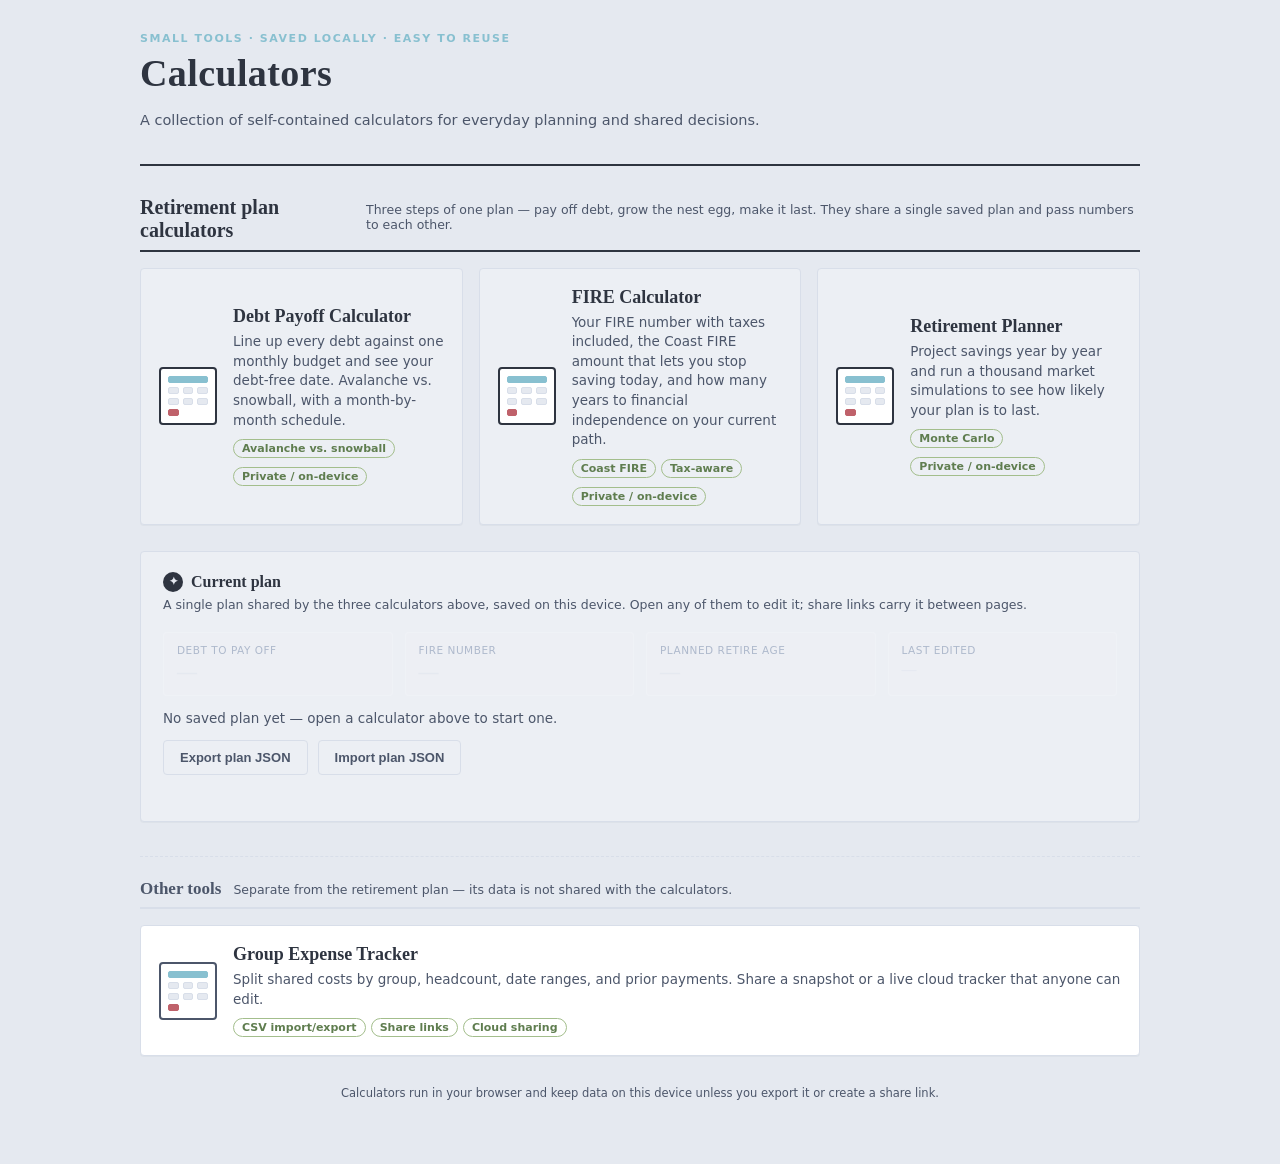
<file: index.html>
<!DOCTYPE html>
<html lang="en">
<head>
<meta charset="UTF-8">
<meta name="viewport" content="width=device-width, initial-scale=1">
<title>Calculators</title>
<link rel="stylesheet" href="shared.css">
<style>
  /* page-specific styles (shared base lives in shared.css) */
  :root{--green:#a3be8c;}
  header{margin-bottom:24px;}
  h1{font-size:38px;margin-bottom:8px;}
  .grid{display:grid;grid-template-columns:repeat(auto-fit,minmax(260px,1fr));gap:16px;}
  .calc-card{display:grid;grid-template-columns:58px 1fr;gap:16px;align-items:center;background:var(--paper);border:1px solid var(--line);border-radius:4px;padding:18px;text-decoration:none;color:inherit;box-shadow:0 1px 0 rgba(31,48,64,.04);}
  .calc-card:hover{border-color:var(--navy);box-shadow:0 4px 18px rgba(46,52,64,.09);transform:translateY(-1px);}
  .calc-icon{width:58px;height:58px;border:2px solid var(--navy);border-radius:4px;background:#fff;display:grid;grid-template-columns:repeat(3,1fr);gap:4px;padding:7px;}
  .calc-icon span{border:1px solid var(--line);border-radius:2px;background:var(--sand);}
  .calc-icon span:nth-child(1){grid-column:1 / 4;background:var(--teal);border-color:var(--teal);}
  .calc-icon span:nth-child(8){background:var(--coral);border-color:var(--coral);}
  .calc-card h2{font-family:Georgia,'Iowan Old Style',serif;font-size:18px;margin:0 0 5px;color:var(--navy);}
  .calc-card p{margin:0;color:var(--muted);font-size:13.5px;line-height:1.45;}
  .badge{display:inline-block;margin-top:9px;border:1px solid var(--green);color:#5f7d4f;border-radius:10px;padding:2px 8px;font-size:11px;font-weight:700;}
  .plan-card{margin-top:26px;}
  .plan-card .empty{color:var(--muted);font-size:13.5px;}
  .plan-actions{display:flex;gap:10px;flex-wrap:wrap;margin-top:14px;align-items:center;}
  .section{margin-top:30px;}
  .section-head{display:flex;align-items:baseline;gap:12px;border-bottom:2px solid var(--navy);padding-bottom:8px;margin-bottom:16px;}
  .section-head h2{font-family:Georgia,'Iowan Old Style',serif;font-size:20px;margin:0;color:var(--navy);}
  .section-head p{margin:0;font-size:12.5px;color:var(--muted);}
  /* the "other tools" band is deliberately quieter than the plan section */
  .section.other{margin-top:34px;padding-top:22px;border-top:1px dashed var(--line);}
  .section.other .section-head{border-bottom-color:var(--line);}
  .section.other .section-head h2{color:var(--muted);font-size:17px;}
  .calc-card.other-card{background:#fff;}
  .calc-card.other-card .calc-icon{border-color:var(--muted);}
  @media (max-width:640px){
    body{padding:20px 10px 48px;}
    h1{font-size:30px;}
    .calc-card{grid-template-columns:48px 1fr;padding:15px;}
    .calc-icon{width:48px;height:48px;padding:6px;}
  }
</style>
</head>
<body>
<div class="wrap">
  <header>
    <div class="eyebrow">Small tools · saved locally · easy to reuse</div>
    <h1>Calculators</h1>
    <p class="sub">A collection of self-contained calculators for everyday planning and shared decisions.</p>
  </header>

  <section class="section" aria-label="Retirement plan calculators">
    <div class="section-head">
      <h2>Retirement plan calculators</h2>
      <p>Three steps of one plan — pay off debt, grow the nest egg, make it last. They share a single saved plan and pass numbers to each other.</p>
    </div>
    <main class="grid" aria-label="Retirement plan calculators">
      <a class="calc-card" href="debt-calculator.html">
        <div class="calc-icon" aria-hidden="true">
          <span></span><span></span><span></span><span></span><span></span><span></span><span></span><span></span>
        </div>
        <div>
          <h2>Debt Payoff Calculator</h2>
          <p>Line up every debt against one monthly budget and see your debt-free date. Avalanche vs. snowball, with a month-by-month schedule.</p>
          <span class="badge">Avalanche vs. snowball</span>
          <span class="badge">Private / on-device</span>
        </div>
      </a>
      <a class="calc-card" href="fire-calculator.html">
        <div class="calc-icon" aria-hidden="true">
          <span></span><span></span><span></span><span></span><span></span><span></span><span></span><span></span>
        </div>
        <div>
          <h2>FIRE Calculator</h2>
          <p>Your FIRE number with taxes included, the Coast FIRE amount that lets you stop saving today, and how many years to financial independence on your current path.</p>
          <span class="badge">Coast FIRE</span>
          <span class="badge">Tax-aware</span>
          <span class="badge">Private / on-device</span>
        </div>
      </a>
      <a class="calc-card" href="retirement-calculator.html">
        <div class="calc-icon" aria-hidden="true">
          <span></span><span></span><span></span><span></span><span></span><span></span><span></span><span></span>
        </div>
        <div>
          <h2>Retirement Planner</h2>
          <p>Project savings year by year and run a thousand market simulations to see how likely your plan is to last.</p>
          <span class="badge">Monte Carlo</span>
          <span class="badge">Private / on-device</span>
        </div>
      </a>
    </main>

    <section class="card plan-card" id="planCard">
      <h2><span class="n">✦</span>Current plan</h2>
      <p class="hint">A single plan shared by the three calculators above, saved on this device. Open any of them to edit it; share links carry it between pages.</p>
      <div class="metric-grid" id="planMetrics" hidden>
        <div class="metric"><div class="k">Debt to pay off</div><div class="val" id="sumDebt">—</div></div>
        <div class="metric"><div class="k">FIRE number</div><div class="val" id="sumFire">—</div></div>
        <div class="metric"><div class="k">Planned retire age</div><div class="val" id="sumRetire">—</div></div>
        <div class="metric"><div class="k">Last edited</div><div class="val small" id="sumEdited">—</div></div>
      </div>
      <p class="empty" id="planEmpty" hidden>No saved plan yet — open a calculator above to start one.</p>
      <div class="plan-actions">
        <button class="toolbtn secondary" onclick="exportPlanJson()">Export plan JSON</button>
        <button class="toolbtn secondary" onclick="openPlanImport()">Import plan JSON</button>
        <input type="file" id="planImportInput" accept=".json,application/json" hidden>
        <div class="toolstatus" id="planStatus" aria-live="polite"></div>
      </div>
    </section>
  </section>

  <section class="section other" aria-label="Other tools">
    <div class="section-head">
      <h2>Other tools</h2>
      <p>Separate from the retirement plan — its data is not shared with the calculators.</p>
    </div>
    <a class="calc-card other-card" href="group-expense-tracker.html">
      <div class="calc-icon" aria-hidden="true">
        <span></span><span></span><span></span><span></span><span></span><span></span><span></span><span></span>
      </div>
      <div>
        <h2>Group Expense Tracker</h2>
        <p>Split shared costs by group, headcount, date ranges, and prior payments. Share a snapshot or a live cloud tracker that anyone can edit.</p>
        <span class="badge">CSV import/export</span>
        <span class="badge">Share links</span>
        <span class="badge">Cloud sharing</span>
      </div>
    </a>
  </section>

  <footer>Calculators run in your browser and keep data on this device unless you export it or create a share link.</footer>
</div>

<script src="common.js"></script>
<script src="fire-engine.js"></script>
<script src="retirement-engine.js"></script>
<script src="debt-engine.js"></script>
<script src="plan-state.js"></script>
<script>
function planStatus(msg, isError){
  const el = document.getElementById('planStatus');
  el.textContent = msg || '';
  el.style.color = isError ? 'var(--coral)' : '';
}

async function renderPlanSummary(){
  let raw = null;
  try { raw = localStorage.getItem(PlanState.STORAGE_KEY); } catch (e) {}
  const metrics = document.getElementById('planMetrics');
  const empty = document.getElementById('planEmpty');
  if (!raw) {
    metrics.hidden = true;
    empty.hidden = false;
    return;
  }
  let full;
  try { full = PlanState.normalizeFullState(JSON.parse(raw)); }
  catch (e) { metrics.hidden = true; empty.hidden = false; empty.textContent = 'Saved plan could not be read.'; return; }

  const debtTotal = (full.debts || []).reduce((s, d) => s + d.balance, 0);
  const fireNum = full.fire ? FireEngine.fireNumber(full.fire).fireNumber : null;
  const retireAge = full.retirement ? full.retirement.you.retireAge : null;
  document.getElementById('sumDebt').textContent = debtTotal > 0 ? fmtCompact(debtTotal) : '—';
  document.getElementById('sumFire').textContent = fireNum != null ? fmtCompact(fireNum) : '—';
  document.getElementById('sumRetire').textContent = retireAge != null ? 'Age ' + retireAge : '—';
  document.getElementById('sumEdited').textContent = full.meta && full.meta.lastEdited
    ? new Date(full.meta.lastEdited).toLocaleDateString()
    : '—';
  empty.hidden = true;
  metrics.hidden = false;
}

function downloadJson(obj, name){
  const blob = new Blob([JSON.stringify(obj, null, 2)], { type: 'application/json' });
  const a = document.createElement('a');
  a.href = URL.createObjectURL(blob);
  a.download = name;
  document.body.appendChild(a); a.click();
  setTimeout(() => { URL.revokeObjectURL(a.href); a.remove(); }, 0);
}

function exportPlanJson(){
  PlanState.load().then(full => {
    downloadJson(full, 'financial-plan.json');
    planStatus('Exported the current plan as JSON.');
  });
}

function openPlanImport(){ document.getElementById('planImportInput').click(); }

document.getElementById('planImportInput').addEventListener('change', async (e) => {
  const file = e.target.files && e.target.files[0];
  e.target.value = '';
  if (!file) return;
  try {
    const parsed = JSON.parse(await file.text());
    if (!parsed || typeof parsed !== 'object') throw new Error('Not a plan file.');
    const full = PlanState.normalizeFullState(parsed);
    try { localStorage.setItem(PlanState.STORAGE_KEY, JSON.stringify(full)); } catch (err) {
      throw new Error('Could not save locally (private browsing?).');
    }
    await renderPlanSummary();
    planStatus('Imported plan from JSON.');
  } catch (err) {
    planStatus('Import failed: ' + err.message, true);
  }
});

renderPlanSummary();
</script>
</body>
</html>
</file>
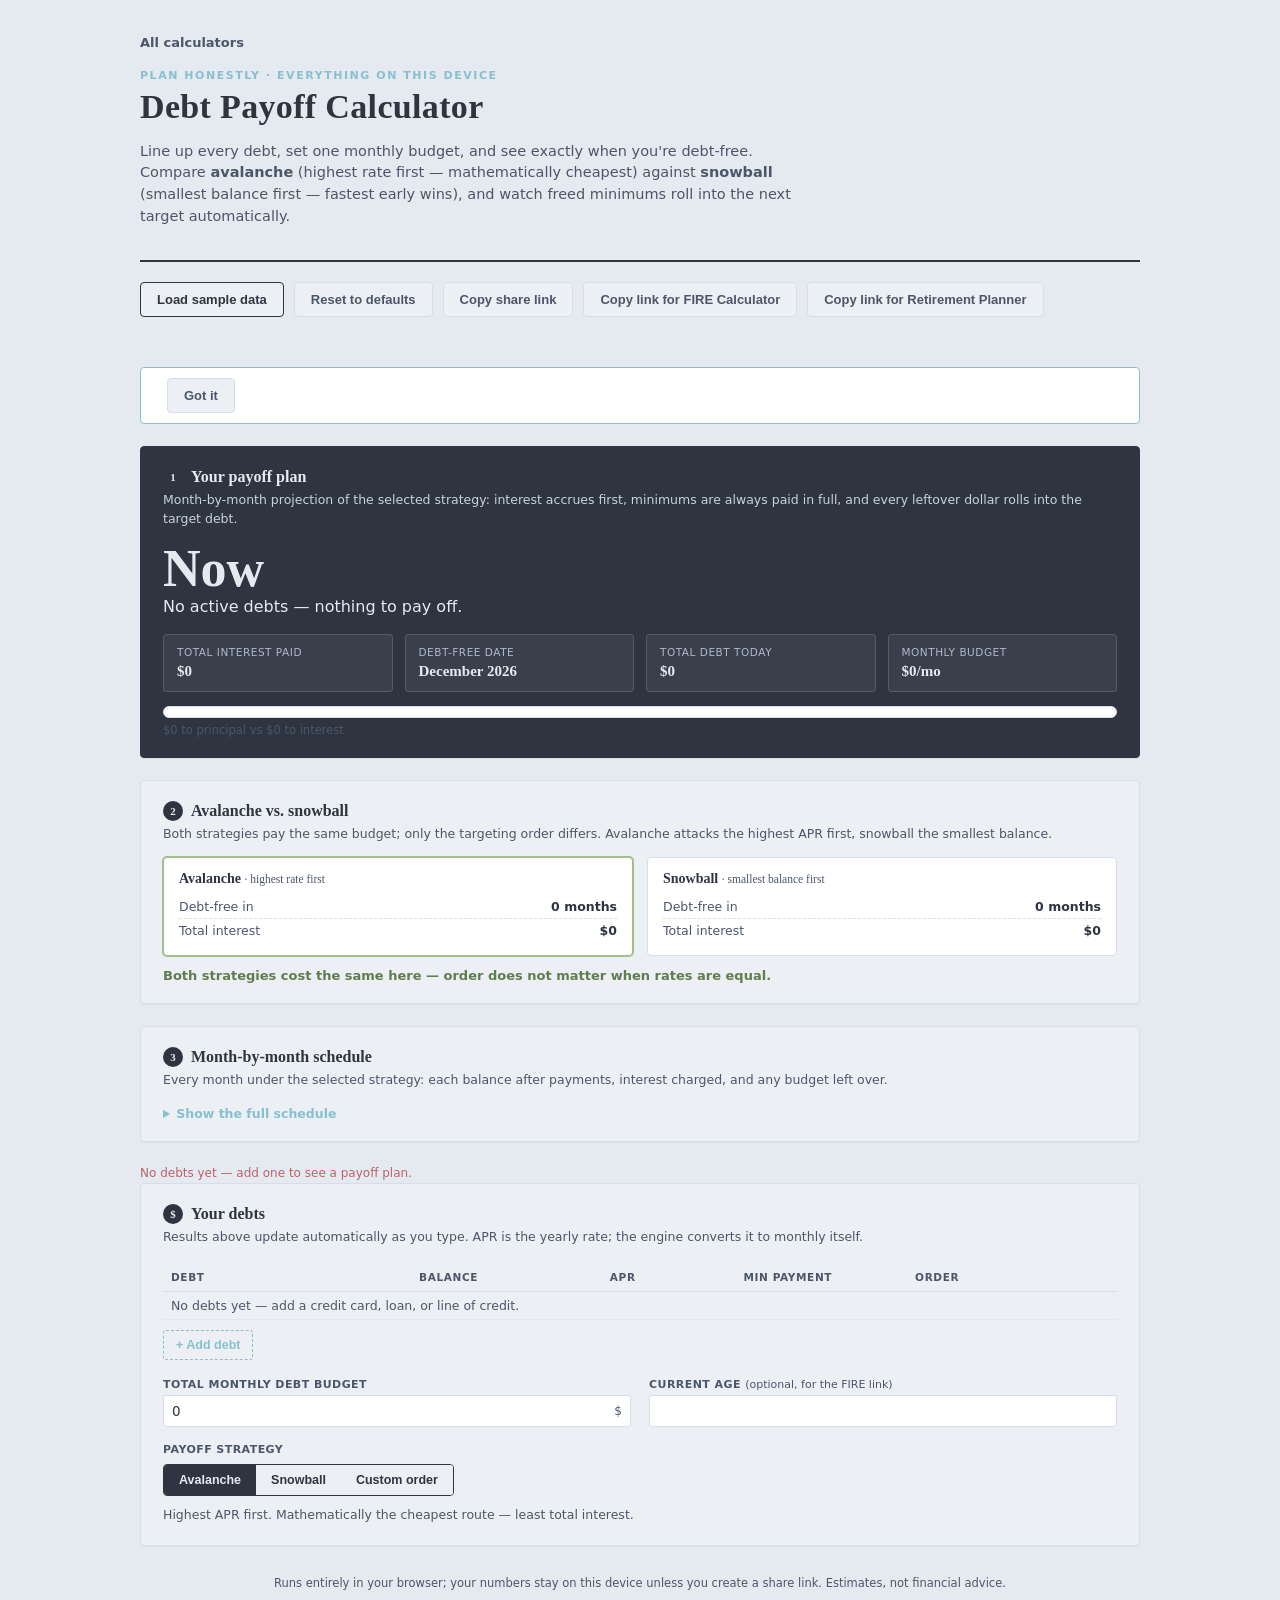
<file: debt-calculator.html>
<!DOCTYPE html>
<html lang="en">
<head>
<meta charset="UTF-8">
<meta name="viewport" content="width=device-width, initial-scale=1">
<title>Calculators · Debt Payoff Calculator</title>
<link rel="stylesheet" href="shared.css">
<style>
  /* page-specific styles (shared base lives in shared.css) */
  .toolbar{display:flex;gap:10px;flex-wrap:wrap;margin-bottom:24px;align-items:center;}
  table{font-size:12px;margin-top:10px;}
  tr.hit td{background:rgba(163,190,140,.18);font-weight:700;}
  .prefill-banner{display:flex;gap:12px;align-items:center;flex-wrap:wrap;background:#fff;border:1px solid var(--teal);border-radius:4px;padding:10px 14px;margin-bottom:22px;font-size:13px;color:var(--ink);}
  .rowbtns{display:flex;gap:6px;}

  /* results */
  .big-num{font-family:Georgia,serif;font-size:52px;line-height:1;font-weight:700;margin:6px 0 2px;}
  .result-head{display:flex;flex-wrap:wrap;align-items:baseline;gap:8px 16px;}
  .result-head .big-num{color:var(--navy);}
  .result-head .tag{font-size:13px;color:var(--muted);max-width:420px;line-height:1.45;}
  .bar{height:12px;background:#fff;border:1px solid var(--line);border-radius:6px;margin-top:14px;overflow:hidden;}
  .bar .fill{height:100%;background:var(--frost);border-radius:6px 0 0 6px;transition:width .25s ease;}
  .bar .fill.done{background:var(--good);}
  .bar-label{display:flex;justify-content:space-between;font-size:11.5px;color:var(--muted);margin-top:5px;}
  .light-metrics{display:grid;grid-template-columns:repeat(auto-fit,minmax(150px,1fr));gap:12px;margin-top:16px;}
  .light-metric{background:#fff;border:1px solid var(--line);border-radius:4px;padding:10px 13px;}
  .light-metric .k{font-size:10.5px;letter-spacing:.05em;text-transform:uppercase;color:var(--muted);margin-bottom:4px;}
  .light-metric .val{font-family:Georgia,serif;font-size:17px;font-weight:700;color:var(--navy);}
  .verdict-line{margin-top:14px;font-size:13.5px;line-height:1.55;}
  .verdict-line.good{color:#5f7d4f;font-weight:600;}
  .verdict-line.warn{color:#9a7b2d;font-weight:600;}
  .derived-line{margin-top:12px;padding-top:12px;border-top:1px dashed var(--line);font-size:13px;color:var(--muted);line-height:1.55;}
  .derived-line b{color:var(--navy);}
  .issues{margin:12px 0 0;padding:0;list-style:none;font-size:12px;color:var(--coral);line-height:1.6;}

  /* strategy comparison */
  .compare{display:grid;grid-template-columns:1fr 1fr;gap:14px;margin-top:6px;}
  .compare-col{background:#fff;border:1px solid var(--line);border-radius:4px;padding:13px 15px;}
  .compare-col.win{border-color:var(--good);box-shadow:0 0 0 1px var(--good);}
  .compare-col h3{margin:0 0 8px;font-family:Georgia,serif;font-size:14px;color:var(--navy);}
  .compare-line{display:flex;justify-content:space-between;font-size:12.5px;padding:4px 0;border-bottom:1px dashed var(--line);}
  .compare-line:last-child{border-bottom:none;}
  .compare-line .lab{color:var(--muted);}
  .savings-note{margin-top:12px;font-size:13px;color:#5f7d4f;font-weight:600;}

  @media (max-width:640px){
    body{padding:20px 10px 48px;}
    h1{font-size:26px;}
    .big-num{font-size:40px;}
    .compare{grid-template-columns:1fr;}
    .scroller table{min-width:560px;}
  }
</style>
</head>
<body>
<div class="wrap">
  <nav class="topnav" aria-label="Calculator navigation">
    <a class="backlink" href="index.html">All calculators</a>
  </nav>
  <header>
    <div class="eyebrow">Plan honestly · everything on this device</div>
    <h1>Debt Payoff Calculator</h1>
    <p class="sub">Line up every debt, set one monthly budget, and see exactly when you're debt-free. Compare <b>avalanche</b> (highest rate first — mathematically cheapest) against <b>snowball</b> (smallest balance first — fastest early wins), and watch freed minimums roll into the next target automatically.</p>
  </header>

  <div class="toolbar">
    <button class="toolbtn" onclick="loadSampleData()">Load sample data</button>
    <button class="toolbtn secondary" onclick="resetDefaults()">Reset to defaults</button>
    <button class="toolbtn secondary" onclick="copyShareLink()">Copy share link</button>
    <button class="toolbtn secondary" onclick="copyLinkFor('fire-calculator.html')">Copy link for FIRE Calculator</button>
    <button class="toolbtn secondary" onclick="copyLinkFor('retirement-calculator.html')">Copy link for Retirement Planner</button>
    <div class="toolstatus" id="toolStatus" aria-live="polite"></div>
  </div>

  <div class="prefill-banner" id="prefillBanner" hidden>
    <span id="prefillMsg"></span>
    <button class="toolbtn secondary" onclick="dismissPrefill()">Got it</button>
  </div>

  <!-- RESULTS -->
  <div class="card verdict-card">
    <h2><span class="n">1</span>Your payoff plan</h2>
    <p class="hint">Month-by-month projection of the selected strategy: interest accrues first, minimums are always paid in full, and every leftover dollar rolls into the target debt.</p>
    <div class="big-num" id="payoffTime">—</div>
    <div class="chain" id="payoffTag"></div>
    <div class="metric-grid">
      <div class="metric"><div class="k">Total interest paid</div><div class="val small" id="totalInterest">—</div></div>
      <div class="metric"><div class="k">Debt-free date</div><div class="val small" id="debtFreeDate">—</div></div>
      <div class="metric"><div class="k">Total debt today</div><div class="val small" id="totalDebt">—</div></div>
      <div class="metric"><div class="k">Monthly budget</div><div class="val small" id="budgetEcho">—</div></div>
    </div>
    <div class="bar"><div class="fill" id="principalBarFill" style="width:0%"></div></div>
    <div class="bar-label"><span id="principalBarLabel">—</span><span id="principalBarPct"></span></div>
    <div class="verdict-line" id="payoffVerdict"></div>
    <div class="derived-line" id="fireLinkLine" hidden></div>
  </div>

  <div class="card">
    <h2><span class="n">2</span>Avalanche vs. snowball</h2>
    <p class="hint">Both strategies pay the same budget; only the targeting order differs. Avalanche attacks the highest APR first, snowball the smallest balance.</p>
    <div class="compare">
      <div class="compare-col" id="colAvalanche">
        <h3>Avalanche <span style="font-weight:400;font-size:11.5px;color:var(--muted)">· highest rate first</span></h3>
        <div class="compare-line"><span class="lab">Debt-free in</span><b id="avMonths">—</b></div>
        <div class="compare-line"><span class="lab">Total interest</span><b id="avInterest">—</b></div>
      </div>
      <div class="compare-col" id="colSnowball">
        <h3>Snowball <span style="font-weight:400;font-size:11.5px;color:var(--muted)">· smallest balance first</span></h3>
        <div class="compare-line"><span class="lab">Debt-free in</span><b id="snMonths">—</b></div>
        <div class="compare-line"><span class="lab">Total interest</span><b id="snInterest">—</b></div>
      </div>
    </div>
    <div class="savings-note" id="savingsNote"></div>
  </div>

  <div class="card">
    <h2><span class="n">3</span>Month-by-month schedule</h2>
    <p class="hint">Every month under the selected strategy: each balance after payments, interest charged, and any budget left over.</p>
    <details id="scheduleWrap">
      <summary>Show the full schedule</summary>
      <div class="scroller">
        <table>
          <thead id="scheduleHead"></thead>
          <tbody id="scheduleBody"></tbody>
        </table>
      </div>
    </details>
  </div>

  <ul class="issues" id="issueList"></ul>

  <!-- INPUTS -->
  <div class="card">
    <h2><span class="n">$</span>Your debts</h2>
    <p class="hint">Results above update automatically as you type. APR is the yearly rate; the engine converts it to monthly itself.</p>

    <div class="scroller">
      <table>
        <thead><tr><th style="width:26%">Debt</th><th style="width:20%">Balance</th><th style="width:14%">APR</th><th style="width:18%">Min payment</th><th style="width:14%">Order</th><th style="width:8%"></th></tr></thead>
        <tbody id="debtRows"></tbody>
      </table>
    </div>
    <button class="addbtn" onclick="addDebt()">+ Add debt</button>

    <div class="grid2" style="margin-top:18px;">
      <div><label class="fld">Total monthly debt budget</label><div class="inline-suffix"><input type="number" data-path="monthlyDebtBudget" data-type="money"><span class="suffix">$</span></div></div>
      <div><label class="fld">Current age <span class="fld-note">(optional, for the FIRE link)</span></label><input type="number" data-path="you.currentAge" data-type="age"></div>
    </div>

    <div style="margin-top:16px;">
      <label class="fld" style="margin-bottom:8px;">Payoff strategy</label>
      <div class="segmented" id="strategyToggle">
        <button data-s="avalanche">Avalanche</button>
        <button data-s="snowball">Snowball</button>
        <button data-s="custom">Custom order</button>
      </div>
      <p class="hint" id="strategyHint" style="margin:10px 0 0;"></p>
    </div>
  </div>

  <footer>Runs entirely in your browser; your numbers stay on this device unless you create a share link. Estimates, not financial advice.</footer>
</div>

<script src="common.js"></script>
<script src="debt-engine.js"></script>
<script src="plan-state.js"></script>
<script>
const STORAGE_KEY = 'debt-calculator-state-v1';
let state = loadState();

function loadState(){
  try {
    const raw = localStorage.getItem(STORAGE_KEY);
    if (raw) return DebtEngine.normalizeState(JSON.parse(raw));
  } catch (e) { /* corrupted storage falls through to defaults */ }
  return DebtEngine.defaultState();
}

function saveState(){
  try { localStorage.setItem(STORAGE_KEY, JSON.stringify(state)); } catch (e) { /* private mode etc. */ }
}

const STRATEGY_HINTS = {
  avalanche: 'Highest APR first. Mathematically the cheapest route — least total interest.',
  snowball: 'Smallest balance first. Costs a little more in interest, but clears accounts fast for momentum.',
  custom: 'You pick the order with the ▲/▼ buttons. Useful for overdrafts, family loans, or debts you want gone first.'
};

// ---- input binding ---------------------------------------------------------

function syncInputsFromState(){
  document.querySelectorAll('[data-path]').forEach(el => {
    displayValue(el, getByPath(state, el.dataset.path));
  });
  setStrategyButtons();
}

function bindStaticInputs(){
  document.querySelectorAll('[data-path]').forEach(el => {
    const ev = el.type === 'number' ? 'input' : 'change';
    el.addEventListener(ev, () => {
      setByPath(state, el.dataset.path, coerce(el));
      saveState();
      recompute();
    });
  });
}

function bindDynamic(container, afterChange){
  container.querySelectorAll('[data-path]').forEach(el => {
    displayValue(el, getByPath(state, el.dataset.path));
    el.addEventListener('input', () => {
      setByPath(state, el.dataset.path, coerce(el));
      saveState();
      if (afterChange) afterChange();
      recompute();
    });
  });
}

// ---- dynamic debt rows -----------------------------------------------------

function renderDebtRows(){
  const tb = document.getElementById('debtRows');
  tb.innerHTML = '';
  if (!state.debts.length) {
    tb.innerHTML = '<tr><td colspan="6" style="color:var(--muted);font-size:12.5px;">No debts yet — add a credit card, loan, or line of credit.</td></tr>';
    return;
  }
  state.debts.forEach((d, i) => {
    const tr = document.createElement('tr');
    tr.innerHTML = `
      <td><input type="text" data-path="debts.${i}.name"></td>
      <td><div class="inline-suffix"><input type="number" data-path="debts.${i}.balance" data-type="money"><span class="suffix">$</span></div></td>
      <td><div class="inline-suffix"><input type="number" data-path="debts.${i}.apr" data-type="pct" step="0.25"><span class="suffix">%</span></div></td>
      <td><div class="inline-suffix"><input type="number" data-path="debts.${i}.minPayment" data-type="money"><span class="suffix">$</span></div></td>
      <td><div class="rowbtns">
        <button class="iconbtn" title="Move up" onclick="moveDebt(${i},-1)" ${i === 0 ? 'disabled' : ''}>▲</button>
        <button class="iconbtn" title="Move down" onclick="moveDebt(${i},1)" ${i === state.debts.length - 1 ? 'disabled' : ''}>▼</button>
      </div></td>
      <td><button class="iconbtn" title="Remove" onclick="removeDebt(${i})">✕</button></td>`;
    tb.appendChild(tr);
  });
  bindDynamic(tb);
}

function addDebt(){
  state.debts.push({ name: '', balance: 0, apr: 0, minPayment: 0 });
  saveState();
  renderDebtRows();
  recompute();
}

function removeDebt(i){
  state.debts.splice(i, 1);
  saveState();
  renderDebtRows();
  recompute();
}

function moveDebt(i, dir){
  const j = i + dir;
  if (j < 0 || j >= state.debts.length) return;
  const [row] = state.debts.splice(i, 1);
  state.debts.splice(j, 0, row);
  saveState();
  renderDebtRows();
  recompute();
}

// ---- strategy toggle -------------------------------------------------------

function setStrategyButtons(){
  [...document.getElementById('strategyToggle').children].forEach(b =>
    b.classList.toggle('active', b.dataset.s === state.debtStrategy));
  document.getElementById('strategyHint').textContent = STRATEGY_HINTS[state.debtStrategy] || '';
}

document.getElementById('strategyToggle').addEventListener('click', (e) => {
  const btn = e.target.closest('button'); if (!btn) return;
  state.debtStrategy = btn.dataset.s;
  saveState();
  setStrategyButtons();
  recompute();
});

// ---- rendering -------------------------------------------------------------

function monthsLabel(m){
  if (m == null) return '—';
  const y = Math.floor(m / 12), r = m % 12;
  if (y === 0) return m + (m === 1 ? ' month' : ' months');
  return y + (y === 1 ? ' yr ' : ' yrs ') + r + ' mo';
}

function renderResults(p){
  const r = p.result;
  const timeEl = document.getElementById('payoffTime');
  if (!r.payable) {
    timeEl.textContent = Math.round(DebtEngine.MAX_MONTHS / 12) + '+ yrs';
    document.getElementById('payoffTag').innerHTML =
      '<span class="step">Not payable within ' + Math.round(DebtEngine.MAX_MONTHS / 12) +
      ' years at these inputs — raise the budget or the minimum payments.</span>';
  } else if (r.months === 0) {
    timeEl.textContent = 'Now';
    document.getElementById('payoffTag').innerHTML = '<span class="step">No active debts — nothing to pay off.</span>';
  } else {
    timeEl.textContent = monthsLabel(r.months);
    document.getElementById('payoffTag').innerHTML =
      `<span class="step">Strategy: <b>${esc(strategyLabel(state.debtStrategy))}</b></span>` +
      `<span class="step">${state.debts.filter(d => d.balance > DebtEngine.PAYOFF_EPSILON).length} active debt(s)</span>`;
  }
  document.getElementById('totalInterest').textContent = fmt(r.totalInterest);
  document.getElementById('debtFreeDate').textContent =
    r.debtFreeDate ? r.debtFreeDate.toLocaleDateString(undefined, { year: 'numeric', month: 'long' }) : '—';

  const totalDebt = state.debts.reduce((s, d) => s + d.balance, 0);
  document.getElementById('totalDebt').textContent = fmt(totalDebt);
  document.getElementById('budgetEcho').textContent = fmt(state.monthlyDebtBudget) + '/mo';

  // principal share of every payment dollar
  const totalPaid = r.schedule.reduce((s, row) => s + row.debts.reduce((x, d) => x + d.payment, 0), 0);
  const principalShare = totalPaid > 0 ? (totalPaid - r.totalInterest) / totalPaid : 0;
  const fill = document.getElementById('principalBarFill');
  fill.style.width = (principalShare * 100).toFixed(1) + '%';
  fill.classList.toggle('done', principalShare >= 0.999);
  document.getElementById('principalBarLabel').textContent =
    fmt(totalPaid - r.totalInterest) + ' to principal vs ' + fmt(r.totalInterest) + ' to interest';
  document.getElementById('principalBarPct').textContent =
    totalPaid > 0 ? Math.round(principalShare * 100) + '% of payments retire principal' : '';

  const v = document.getElementById('payoffVerdict');
  if (!r.payable) {
    v.className = 'verdict-line warn';
    v.textContent = 'This plan never finishes. Check the warnings below — usually the budget does not cover growing interest, or a minimum payment is too small.';
  } else if (r.months > 0) {
    v.className = 'verdict-line good';
    v.textContent = `Debt-free ${r.debtFreeDate.toLocaleDateString(undefined, { year: 'numeric', month: 'long' })} — ${fmt(totalDebt)} retired with ${fmt(r.totalInterest)} in interest.`;
  } else {
    v.className = '';
    v.textContent = '';
  }

  renderFireLink(r);

  // Card 2: comparison
  const c = p.comparison;
  document.getElementById('avMonths').textContent = monthsLabel(c.avalanche.months);
  document.getElementById('avInterest').textContent = fmt(c.avalanche.totalInterest);
  document.getElementById('snMonths').textContent = monthsLabel(c.snowball.months);
  document.getElementById('snInterest').textContent = fmt(c.snowball.totalInterest);
  document.getElementById('colAvalanche').classList.toggle('win',
    c.avalanche.totalInterest <= c.snowball.totalInterest);
  document.getElementById('colSnowball').classList.toggle('win',
    c.snowball.totalInterest < c.avalanche.totalInterest);
  const note = document.getElementById('savingsNote');
  if (c.avalanche.payable && c.snowball.payable && c.savings.interest > 0.5) {
    note.textContent = `Avalanche saves ${fmt(c.savings.interest)}` +
      (c.savings.months > 0 ? ` and finishes ${c.savings.months} month(s) earlier` : '') +
      ' compared with the snowball on these numbers.';
  } else if (c.avalanche.payable && c.snowball.payable) {
    note.textContent = 'Both strategies cost the same here — order does not matter when rates are equal.';
  } else {
    note.textContent = '';
  }

  // Card 3: schedule
  const head = document.getElementById('scheduleHead');
  const body = document.getElementById('scheduleBody');
  if (!r.schedule.length) {
    head.innerHTML = '';
    body.innerHTML = '<tr><td style="color:var(--muted);font-size:12.5px;">Nothing to schedule yet.</td></tr>';
  } else {
    head.innerHTML = '<tr><th>Mo</th>' +
      state.debts.map(d => `<th style="text-align:right">${esc(d.name || 'Debt')}</th>`).join('') +
      '<th style="text-align:right">Total</th><th style="text-align:right">Interest</th><th style="text-align:right">Budget left</th></tr>';
    body.innerHTML = r.schedule.map(row => {
      const hit = row.debts.some(d => d.balance <= DebtEngine.PAYOFF_EPSILON) &&
                  row.month === r.schedule.findIndex(x => x.debts.some(d => d.balance <= DebtEngine.PAYOFF_EPSILON));
      return `<tr${hit ? ' class="hit"' : ''}><td>${row.month}</td>` +
        row.debts.map(d => `<td class="num">${fmtCompact(d.balance)}</td>`).join('') +
        `<td class="num">${fmtCompact(row.totalBalance)}</td>` +
        `<td class="num">${fmtCompact(row.totalInterest)}</td>` +
        `<td class="num">${row.remainingBudget > 0 ? fmtCompact(row.remainingBudget) : '—'}</td></tr>`;
    }).join('');
  }
  document.getElementById('scheduleWrap').open = r.schedule.length > 0 && r.schedule.length <= 50;

  const list = document.getElementById('issueList');
  list.innerHTML = p.issues.map(i => `<li>${esc(i)}</li>`).join('');
}

function strategyLabel(s){
  return s === 'snowball' ? 'Snowball' : s === 'custom' ? 'Custom order' : 'Avalanche';
}

// Display-only link to FIRE (never mutates another page's inputs).
function renderFireLink(r){
  const el = document.getElementById('fireLinkLine');
  const age = state.you.currentAge;
  const investing = state.monthlyDebtBudget * 12;
  if (!r.payable || r.months == null || r.months === 0 || !(investing > 0)) {
    el.hidden = true;
    return;
  }
  const debtFreeAge = age == null ? null : Math.ceil(age + r.months / 12);
  el.hidden = false;
  el.innerHTML = `→ <b>${fmtCompact(investing)}/yr</b> available for investing once debt-free` +
    (debtFreeAge != null ? ` (around age <b>${debtFreeAge}</b>)` : '') +
    `. During payoff years this budget services debt, not investments — a FIRE projection is only valid from debt freedom onward.` +
    ` Use “Copy link for FIRE Calculator” above to carry these numbers over.`;
}

function recompute(){
  renderResults(DebtEngine.fullProjection(state));
}

function flashStatus(msg, isError){
  const el = document.getElementById('toolStatus');
  el.textContent = msg;
  el.style.color = isError ? 'var(--coral)' : '';
  clearTimeout(flashStatus._t);
  flashStatus._t = setTimeout(() => { el.textContent = ''; }, 4000);
}

// ---- share links & prefill (opt-in; nothing is written to the URL while editing)

async function copyText(text){
  if (navigator.clipboard && window.isSecureContext) { await navigator.clipboard.writeText(text); return; }
  const el = document.createElement('textarea'); el.value = text; el.setAttribute('readonly', '');
  el.style.position = 'fixed'; el.style.left = '-9999px';
  document.body.appendChild(el); el.select(); document.execCommand('copy'); el.remove();
}

function buildShareFull(){
  return PlanState.buildFullState({
    origin: 'debt-calculator',
    you: { currentAge: state.you.currentAge },
    debts: state.debts,
    debtStrategy: state.debtStrategy,
    monthlyDebtBudget: state.monthlyDebtBudget
  });
}

async function copyShareLink(){
  try {
    const url = await PlanState.buildShareUrl(buildShareFull(), '');
    await copyText(url);
    flashStatus('Copied share link. Your plan travels inside the link — anyone with it can open it.');
  } catch (e) {
    flashStatus('Could not create the share link.', true);
  }
}

async function copyLinkFor(page){
  try {
    const full = buildShareFull();
    full.fire = PlanState.prefillFireFromDebt(full).fire;
    if (page === 'retirement-calculator.html') {
      full.retirement = PlanState.prefillRetirementFromFire(full).retirement;
    }
    const url = await PlanState.buildShareUrl(full, page);
    await copyText(url);
    flashStatus('Copied link — open it in the target calculator to prefill it.');
  } catch (e) {
    flashStatus('Could not create the link.', true);
  }
}

function showPrefillBanner(msg){
  document.getElementById('prefillMsg').textContent = msg;
  document.getElementById('prefillBanner').hidden = false;
}

function dismissPrefill(){
  document.getElementById('prefillBanner').hidden = true;
  PlanState.clearStateHash();
}

async function loadSharedPlan(){
  const errors = [];
  const shared = await PlanState.readSharedState(msg => errors.push(msg));
  if (!shared) {
    if (errors.length) flashStatus(errors[0], true);
    return false;
  }
  if (shared.debts && shared.debts.length) {
    state = DebtEngine.normalizeState({
      you: { currentAge: shared.you ? shared.you.currentAge : null },
      debts: shared.debts,
      monthlyDebtBudget: shared.monthlyDebtBudget,
      debtStrategy: shared.debtStrategy
    });
    saveState();
    syncInputsFromState();
    renderDebtRows();
  }
  showPrefillBanner('Loaded plan from another calculator — values are prefilled, edit freely.');
  PlanState.clearStateHash(); // never re-applies after this point
  return true;
}

function loadSampleData(){
  state = DebtEngine.sampleState();
  saveState();
  syncInputsFromState();
  renderDebtRows();
  recompute();
  flashStatus('Sample data loaded.');
}

function resetDefaults(){
  state = DebtEngine.defaultState();
  saveState();
  syncInputsFromState();
  renderDebtRows();
  recompute();
  flashStatus('Reset to defaults.');
}

bindStaticInputs();
(async function init(){
  await loadSharedPlan();
  syncInputsFromState();
  renderDebtRows();
  recompute();
})();
</script>
</body>
</html>
</file>
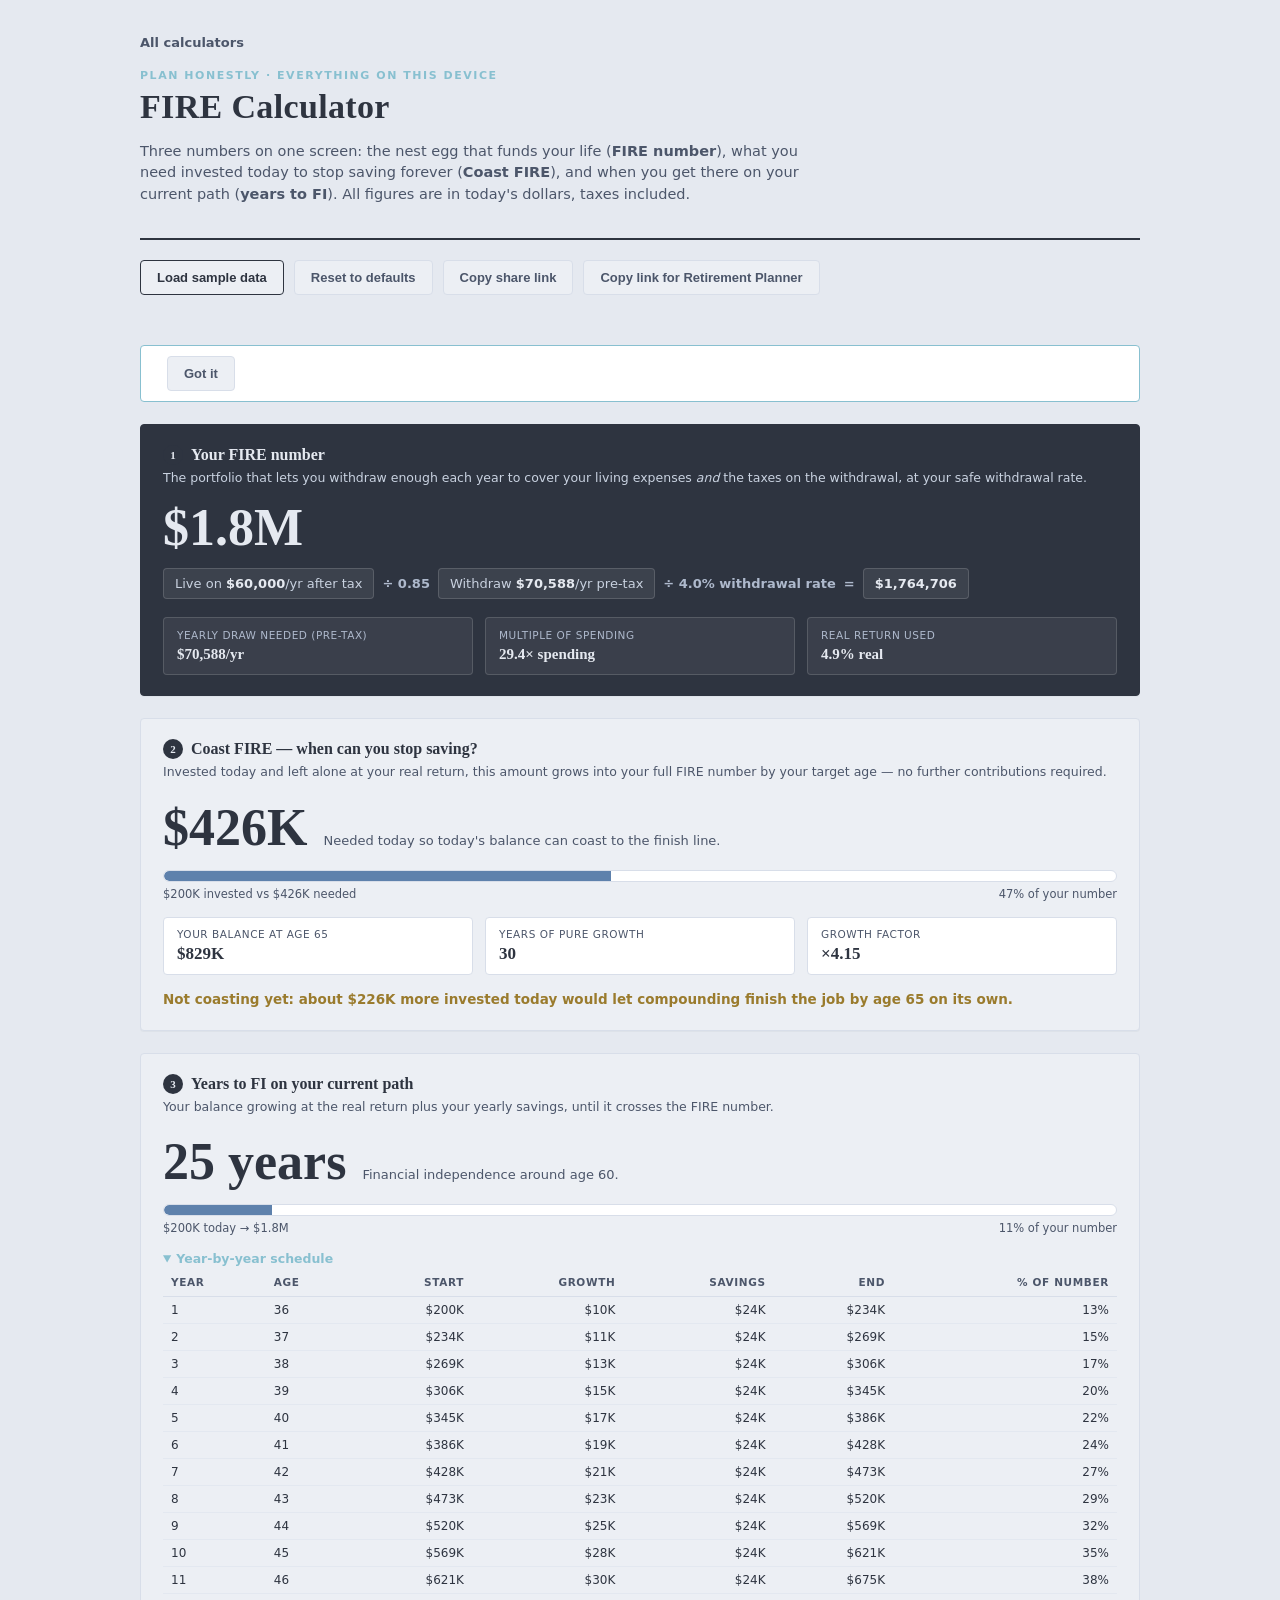
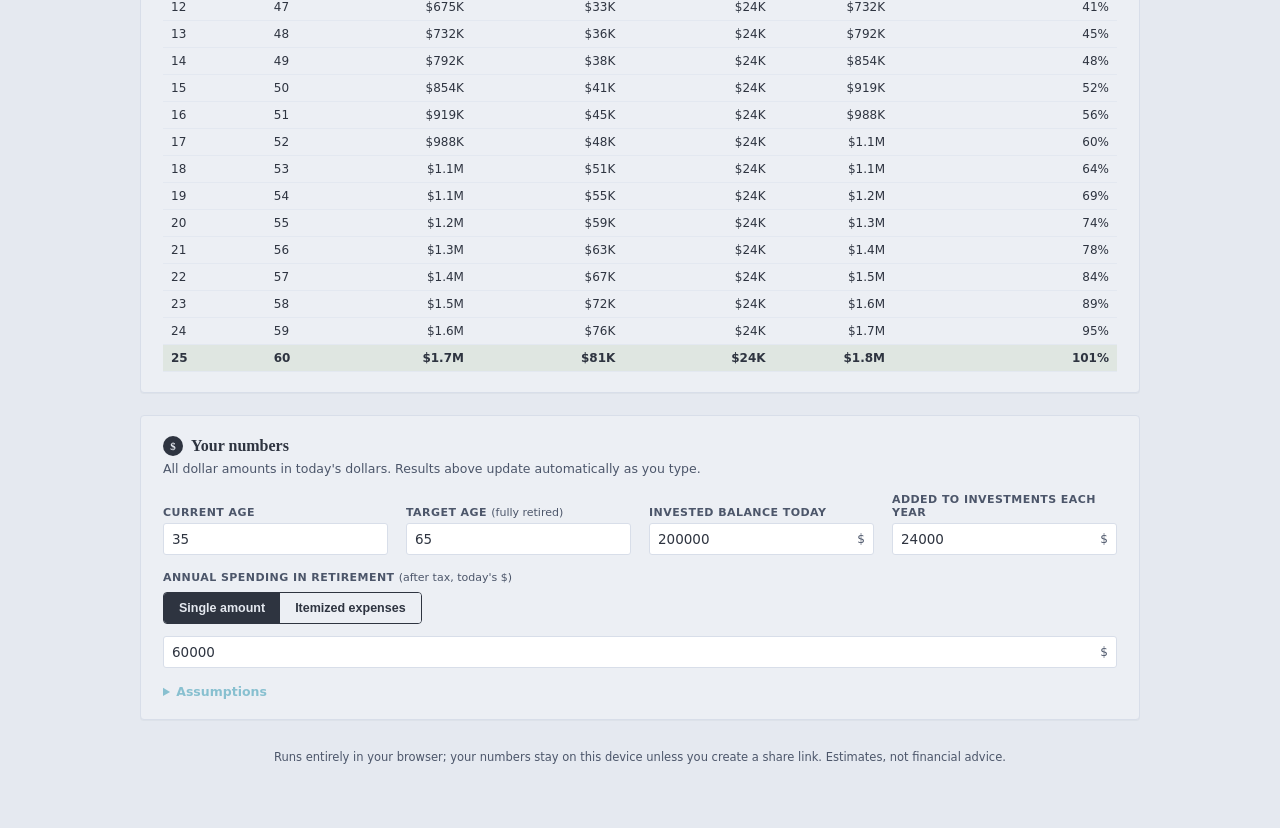
<file: fire-calculator.html>
<!DOCTYPE html>
<html lang="en">
<head>
<meta charset="UTF-8">
<meta name="viewport" content="width=device-width, initial-scale=1">
<title>Calculators · FIRE Calculator</title>
<link rel="stylesheet" href="shared.css">
<style>
  /* page-specific styles (shared base lives in shared.css) */
  .toolbar{display:flex;gap:10px;flex-wrap:wrap;margin-bottom:24px;align-items:center;}
  table{font-size:12px;margin-top:10px;} /* denser tables than the shared default */
  tr.hit td{background:rgba(163,190,140,.18);font-weight:700;}

  /* results */
  .big-num{font-family:Georgia,serif;font-size:52px;line-height:1;font-weight:700;margin:6px 0 2px;}
  .chain{display:flex;flex-wrap:wrap;align-items:center;gap:8px;margin-top:14px;font-size:13px;color:var(--on-navy);}
  .chain .step{background:rgba(255,255,255,.07);border:1px solid rgba(255,255,255,.15);border-radius:4px;padding:7px 11px;}
  .chain .step b{color:var(--sand);font-variant-numeric:tabular-nums;}
  .chain .op{font-weight:700;color:var(--on-navy-muted);}
  .result-head{display:flex;flex-wrap:wrap;align-items:baseline;gap:8px 16px;}
  .result-head .big-num{color:var(--navy);}
  .result-head .tag{font-size:13px;color:var(--muted);max-width:420px;line-height:1.45;}
  .bar{height:12px;background:#fff;border:1px solid var(--line);border-radius:6px;margin-top:14px;overflow:hidden;}
  .bar .fill{height:100%;background:var(--frost);border-radius:6px 0 0 6px;transition:width .25s ease;}
  .bar .fill.done{background:var(--good);}
  .bar-label{display:flex;justify-content:space-between;font-size:11.5px;color:var(--muted);margin-top:5px;}
  .light-metrics{display:grid;grid-template-columns:repeat(auto-fit,minmax(150px,1fr));gap:12px;margin-top:16px;}
  .light-metric{background:#fff;border:1px solid var(--line);border-radius:4px;padding:10px 13px;}
  .light-metric .k{font-size:10.5px;letter-spacing:.05em;text-transform:uppercase;color:var(--muted);margin-bottom:4px;}
  .light-metric .val{font-family:Georgia,serif;font-size:17px;font-weight:700;color:var(--navy);}
  .verdict-line{margin-top:14px;font-size:13.5px;line-height:1.55;}
  .verdict-line.good{color:#5f7d4f;font-weight:600;}
  .verdict-line.warn{color:#9a7b2d;font-weight:600;}
  .issues{margin:12px 0 0;padding:0;list-style:none;font-size:12px;color:var(--coral);line-height:1.6;}
  .prefill-banner{display:flex;gap:12px;align-items:center;flex-wrap:wrap;background:#fff;border:1px solid var(--teal);border-radius:4px;padding:10px 14px;margin-bottom:22px;font-size:13px;color:var(--ink);}
  @media (max-width:640px){
    body{padding:20px 10px 48px;}
    h1{font-size:26px;}
    .big-num{font-size:40px;}
    .scroller table{min-width:520px;}
  }
</style>
</head>
<body>
<div class="wrap">
  <nav class="topnav" aria-label="Calculator navigation">
    <a class="backlink" href="index.html">All calculators</a>
  </nav>
  <header>
    <div class="eyebrow">Plan honestly · everything on this device</div>
    <h1>FIRE Calculator</h1>
    <p class="sub">Three numbers on one screen: the nest egg that funds your life (<b>FIRE number</b>), what you need invested today to stop saving forever (<b>Coast FIRE</b>), and when you get there on your current path (<b>years to FI</b>). All figures are in today's dollars, taxes included.</p>
  </header>

  <div class="toolbar">
    <button class="toolbtn" onclick="loadSampleData()">Load sample data</button>
    <button class="toolbtn secondary" onclick="resetDefaults()">Reset to defaults</button>
    <button class="toolbtn secondary" onclick="copyShareLink()">Copy share link</button>
    <button class="toolbtn secondary" onclick="copyLinkForRetirement()">Copy link for Retirement Planner</button>
    <div class="toolstatus" id="toolStatus" aria-live="polite"></div>
  </div>

  <div class="prefill-banner" id="prefillBanner" hidden>
    <span id="prefillMsg"></span>
    <button class="toolbtn secondary" onclick="dismissPrefill()">Got it</button>
  </div>

  <!-- RESULTS (top so edits show impact immediately) -->
  <div class="card verdict-card">
    <h2><span class="n">1</span>Your FIRE number</h2>
    <p class="hint">The portfolio that lets you withdraw enough each year to cover your living expenses <em>and</em> the taxes on the withdrawal, at your safe withdrawal rate.</p>
    <div class="big-num" id="fireNum">—</div>
    <div class="chain" id="fireChain"></div>
    <div class="metric-grid">
      <div class="metric"><div class="k">Yearly draw needed (pre-tax)</div><div class="val small" id="grossDraw">—</div></div>
      <div class="metric"><div class="k">Multiple of spending</div><div class="val small" id="spendMultiple">—</div></div>
      <div class="metric"><div class="k">Real return used</div><div class="val small" id="realReturnOut">—</div></div>
    </div>
  </div>

  <div class="card">
    <h2><span class="n">2</span>Coast FIRE — when can you stop saving?</h2>
    <p class="hint">Invested today and left alone at your real return, this amount grows into your full FIRE number by your target age — no further contributions required.</p>
    <div class="result-head">
      <div class="big-num" id="coastNum">—</div>
      <div class="tag" id="coastTag">Needed today so today's balance can coast to the finish line.</div>
    </div>
    <div class="bar"><div class="fill" id="coastBarFill" style="width:0%"></div></div>
    <div class="bar-label"><span id="coastBarLabel">—</span><span id="coastBarPct"></span></div>
    <div class="light-metrics">
      <div class="light-metric"><div class="k">Your balance at age <span id="targetAgeEcho">—</span></div><div class="val" id="projectedBalance">—</div></div>
      <div class="light-metric"><div class="k">Years of pure growth</div><div class="val" id="coastYears">—</div></div>
      <div class="light-metric"><div class="k">Growth factor</div><div class="val" id="growthFactor">—</div></div>
    </div>
    <div class="verdict-line" id="coastVerdict"></div>
  </div>

  <div class="card">
    <h2><span class="n">3</span>Years to FI on your current path</h2>
    <p class="hint">Your balance growing at the real return plus your yearly savings, until it crosses the FIRE number.</p>
    <div class="result-head">
      <div class="big-num" id="yearsFi">—</div>
      <div class="tag" id="timelineTag"></div>
    </div>
    <div class="bar"><div class="fill" id="fiBarFill" style="width:0%"></div></div>
    <div class="bar-label"><span id="fiBarLabel">—</span><span id="fiBarPct"></span></div>
    <details id="scheduleWrap">
      <summary>Year-by-year schedule</summary>
      <div class="scroller">
        <table>
          <thead><tr><th>Year</th><th>Age</th><th style="text-align:right">Start</th><th style="text-align:right">Growth</th><th style="text-align:right">Savings</th><th style="text-align:right">End</th><th style="text-align:right">% of number</th></tr></thead>
          <tbody id="scheduleBody"></tbody>
        </table>
      </div>
    </details>
  </div>

  <ul class="issues" id="issueList"></ul>

  <!-- INPUTS -->
  <div class="card">
    <h2><span class="n">$</span>Your numbers</h2>
    <p class="hint">All dollar amounts in today's dollars. Results above update automatically as you type.</p>
    <div class="grid2">
      <div><label class="fld">Current age</label><input type="number" data-path="you.currentAge" data-type="int"></div>
      <div><label class="fld">Target age <span class="fld-note">(fully retired)</span></label><input type="number" data-path="you.targetAge" data-type="int"></div>
      <div><label class="fld">Invested balance today</label><div class="inline-suffix"><input type="number" data-path="money.currentBalance" data-type="money"><span class="suffix">$</span></div></div>
      <div><label class="fld">Added to investments each year</label><div class="inline-suffix"><input type="number" data-path="money.annualSavings" data-type="money"><span class="suffix">$</span></div></div>
    </div>

    <div style="margin-top:16px;">
      <label class="fld" style="margin-bottom:8px;">Annual spending in retirement <span class="fld-note">(after tax, today's $)</span></label>
      <div class="segmented" id="spendModeToggle">
        <button data-m="flat">Single amount</button>
        <button data-m="items">Itemized expenses</button>
      </div>

      <div id="flatFields" style="margin-top:12px;">
        <div class="grid2">
          <div><div class="inline-suffix"><input type="number" data-path="money.annualSpending" data-type="money"><span class="suffix">$</span></div></div>
        </div>
      </div>

      <div id="itemsFields" hidden style="margin-top:12px;">
        <div class="scroller">
          <table>
            <thead><tr><th style="width:55%">Expense</th><th style="width:22%">Amount</th><th style="width:15%">Per</th><th style="width:8%"></th></tr></thead>
            <tbody id="expenseItemRows"></tbody>
          </table>
        </div>
        <div style="display:flex;justify-content:space-between;align-items:center;margin-top:10px;flex-wrap:wrap;gap:10px;">
          <button class="addbtn" onclick="addExpenseItem()">+ Add expense</button>
          <div id="itemsSubtotal" style="font-size:13.5px;font-weight:700;color:var(--navy);"></div>
        </div>
        <p class="hint" style="margin:12px 0 0;">Enter what you expect to spend on each thing — mortgage, taxes, insurance, food, travel. Amounts are today's dollars; the whole budget inflates together.</p>
      </div>
    </div>

    <details>
      <summary>Assumptions</summary>
      <div class="grid2" style="margin-top:12px;">
        <div><label class="fld">Safe withdrawal rate <span class="fld-note">(4% rule)</span></label><div class="inline-suffix"><input type="number" data-path="assumptions.withdrawalRate" data-type="pct" step="0.25"><span class="suffix">%</span></div></div>
        <div><label class="fld">Effective tax rate <span class="fld-note">(on withdrawals)</span></label><div class="inline-suffix"><input type="number" data-path="assumptions.taxRate" data-type="pct" step="1"><span class="suffix">%</span></div></div>
        <div><label class="fld">Nominal return</label><div class="inline-suffix"><input type="number" data-path="assumptions.nominalReturn" data-type="pct" step="0.5"><span class="suffix">%</span></div></div>
        <div><label class="fld">Inflation</label><div class="inline-suffix"><input type="number" data-path="assumptions.inflation" data-type="pct" step="0.5"><span class="suffix">%</span></div></div>
      </div>
    </details>
  </div>

  <footer>Runs entirely in your browser; your numbers stay on this device unless you create a share link. Estimates, not financial advice.</footer>
</div>

<script src="common.js"></script>
<script src="fire-engine.js"></script>
<script src="plan-state.js"></script>
<script>
const STORAGE_KEY = 'fire-calculator-state-v1';
let state = loadState();

function loadState(){
  try {
    const raw = localStorage.getItem(STORAGE_KEY);
    if (raw) return FireEngine.normalizeState(JSON.parse(raw));
  } catch (e) { /* corrupted storage falls through to defaults */ }
  return FireEngine.defaultState();
}

function saveState(){
  try { localStorage.setItem(STORAGE_KEY, JSON.stringify(state)); } catch (e) { /* private mode etc. */ }
}

function syncInputsFromState(){
  document.querySelectorAll('[data-path]').forEach(el => {
    displayValue(el, getByPath(state, el.dataset.path));
  });
  setSpendModeButtons();
}

// ---- spending mode toggle & itemized expenses ------------------------------
function setSpendModeButtons(){
  const itemsMode = state.money.mode === 'items';
  [...document.getElementById('spendModeToggle').children].forEach(b =>
    b.classList.toggle('active', (b.dataset.m === 'items') === itemsMode));
  document.getElementById('flatFields').hidden = itemsMode;
  document.getElementById('itemsFields').hidden = !itemsMode;
}

document.getElementById('spendModeToggle').addEventListener('click', (e) => {
  const btn = e.target.closest('button'); if (!btn) return;
  state.money.mode = btn.dataset.m === 'items' ? 'items' : 'flat';
  saveState();
  setSpendModeButtons();
  renderExpenseItems();
  recompute();
});

function renderExpenseItems(){
  const tb = document.getElementById('expenseItemRows');
  tb.innerHTML = '';
  if (!state.money.items.length) {
    tb.innerHTML = '<tr><td colspan="4" style="color:var(--muted);font-size:12.5px;">No line items yet — add your mortgage, taxes, insurance, food, travel…</td></tr>';
    updateItemsSubtotal();
    return;
  }
  state.money.items.forEach((it, i) => {
    const tr = document.createElement('tr');
    tr.innerHTML = `
      <td><input type="text" data-path="money.items.${i}.label"></td>
      <td><div class="inline-suffix"><input type="number" data-path="money.items.${i}.amount" data-type="money"><span class="suffix">$</span></div></td>
      <td><select data-path="money.items.${i}.frequency"><option value="monthly" ${it.frequency === 'monthly' ? 'selected' : ''}>Month</option><option value="annual" ${it.frequency === 'annual' ? 'selected' : ''}>Year</option></select></td>
      <td><button class="iconbtn" title="Remove" onclick="removeExpenseItem(${i})">✕</button></td>`;
    tb.appendChild(tr);
  });
  bindDynamic(tb, updateItemsSubtotal);
  updateItemsSubtotal();
}

function updateItemsSubtotal(){
  const items = state.money.items || [];
  const total = items.reduce((sum, it) => sum + FireEngine.itemAnnual(it), 0);
  document.getElementById('itemsSubtotal').textContent = items.length
    ? `Total: ${fmt(Math.round(total))}/yr in today's dollars`
    : '';
}

function addExpenseItem(){
  if (!Array.isArray(state.money.items)) state.money.items = [];
  state.money.items.push({ label: '', amount: 0, frequency: 'annual' });
  saveState();
  renderExpenseItems();
  recompute();
}

function removeExpenseItem(i){
  state.money.items.splice(i, 1);
  saveState();
  renderExpenseItems();
  recompute();
}

function bindStaticInputs(){
  document.querySelectorAll('[data-path]').forEach(el => {
    const ev = el.type === 'number' ? 'input' : 'change';
    el.addEventListener(ev, () => {
      setByPath(state, el.dataset.path, coerce(el));
      saveState();
      recompute();
    });
  });
}

function bindDynamic(container, afterChange){
  container.querySelectorAll('[data-path]').forEach(el => {
    displayValue(el, getByPath(state, el.dataset.path));
    const ev = (el.type === 'checkbox' || el.tagName === 'SELECT') ? 'change' : 'input';
    el.addEventListener(ev, () => {
      setByPath(state, el.dataset.path, coerce(el));
      saveState();
      if (afterChange) afterChange();
      recompute();
    });
  });
}

function setBar(fillEl, pctEl, progress){
  const clamped = Math.max(0, Math.min(1, progress || 0));
  fillEl.style.width = (clamped * 100).toFixed(1) + '%';
  fillEl.classList.toggle('done', clamped >= 1);
  pctEl.textContent = Math.round(clamped * 100) + '% of your number';
}

function renderResults(p){
  // Card 1: FIRE number
  document.getElementById('fireNum').textContent = fmtCompact(p.fire.fireNumber);
  document.getElementById('fireChain').innerHTML =
    `<span class="step">Live on <b>${fmt(p.fire.annualSpending)}</b>/yr after tax</span>` +
    `<span class="op">÷ ${(1 - p.fire.taxRate).toFixed(2)}</span>` +
    `<span class="step">Withdraw <b>${fmt(p.fire.grossWithdrawal)}</b>/yr pre-tax</span>` +
    `<span class="op">÷ ${fmtPct(p.fire.withdrawalRate)} withdrawal rate</span>` +
    `<span class="op">=</span>` +
    `<span class="step"><b>${fmt(p.fire.fireNumber)}</b></span>`;
  document.getElementById('grossDraw').textContent = fmt(p.fire.grossWithdrawal) + '/yr';
  document.getElementById('spendMultiple').textContent = p.fire.spendingMultiple.toFixed(1) + '× spending';
  document.getElementById('realReturnOut').textContent = fmtPct(p.realReturn) + ' real';

  // Card 2: Coast FIRE
  document.getElementById('coastNum').textContent = fmtCompact(p.coast.coastNumber);
  document.getElementById('targetAgeEcho').textContent = state.you.targetAge;
  document.getElementById('projectedBalance').textContent = fmtCompact(p.coast.projectedBalance);
  document.getElementById('coastYears').textContent = p.coast.years;
  document.getElementById('growthFactor').textContent = '×' + p.coast.growthFactor.toFixed(2);
  setBar(document.getElementById('coastBarFill'), document.getElementById('coastBarPct'), p.coast.coastProgress);
  document.getElementById('coastBarLabel').textContent =
    fmtCompact(state.money.currentBalance) + ' invested vs ' + fmtCompact(p.coast.coastNumber) + ' needed';
  const v = document.getElementById('coastVerdict');
  if (p.coast.onTrack) {
    v.className = 'verdict-line good';
    v.textContent = `You are past your Coast number. From here, your existing balance can reach ${fmtCompact(p.coast.fireNumber)} by age ${state.you.targetAge} with no further saving — every dollar you add now arrives earlier or larger.`;
  } else {
    v.className = 'verdict-line warn';
    v.textContent = `Not coasting yet: about ${fmtCompact(p.coast.coastNumber - state.money.currentBalance)} more invested today would let compounding finish the job by age ${state.you.targetAge} on its own.`;
  }

  // Card 3: Timeline
  const t = p.timeline;
  const yearsEl = document.getElementById('yearsFi');
  if (t.reachable && t.years === 0) {
    yearsEl.textContent = 'Now';
    document.getElementById('timelineTag').textContent = 'Your current balance already covers your FIRE number.';
  } else if (t.reachable) {
    yearsEl.textContent = t.years + (t.years === 1 ? ' year' : ' years');
    document.getElementById('timelineTag').textContent = `Financial independence around age ${t.fiAge}.`;
  } else {
    yearsEl.textContent = '80+ yrs';
    document.getElementById('timelineTag').textContent = 'Not reachable within 80 years at these inputs — raise savings, lower spending, or rethink the assumptions.';
  }
  const startProgress = p.fire.fireNumber > 0 ? state.money.currentBalance / p.fire.fireNumber : 1;
  setBar(document.getElementById('fiBarFill'), document.getElementById('fiBarPct'), startProgress);
  document.getElementById('fiBarLabel').textContent =
    fmtCompact(state.money.currentBalance) + ' today → ' + fmtCompact(p.fire.fireNumber);

  const body = document.getElementById('scheduleBody');
  body.innerHTML = t.schedule.map(row =>
    `<tr${row.progress >= 1 ? ' class="hit"' : ''}>` +
    `<td>${row.year}</td><td>${row.age}</td>` +
    `<td class="num">${fmtCompact(row.startBalance)}</td>` +
    `<td class="num">${fmtCompact(row.growth)}</td>` +
    `<td class="num">${fmtCompact(row.contribution)}</td>` +
    `<td class="num">${fmtCompact(row.endBalance)}</td>` +
    `<td class="num">${Math.round(row.progress * 100)}%</td>` +
    `</tr>`
  ).join('');
  document.getElementById('scheduleWrap').open = t.schedule.length > 0 && t.schedule.length <= 50;

  const list = document.getElementById('issueList');
  list.innerHTML = p.issues.map(i => `<li>${i}</li>`).join('');
}

function recompute(){
  renderResults(FireEngine.fullProjection(state));
}

function flashStatus(msg, isError){
  const el = document.getElementById('toolStatus');
  el.textContent = msg;
  el.style.color = isError ? 'var(--coral)' : '';
  clearTimeout(flashStatus._t);
  flashStatus._t = setTimeout(() => { el.textContent = ''; }, 4000);
}

// ---- share links & prefill (opt-in; nothing is written to the URL while editing)

async function copyText(text){
  if (navigator.clipboard && window.isSecureContext) { await navigator.clipboard.writeText(text); return; }
  const el = document.createElement('textarea'); el.value = text; el.setAttribute('readonly', '');
  el.style.position = 'fixed'; el.style.left = '-9999px';
  document.body.appendChild(el); el.select(); document.execCommand('copy'); el.remove();
}

function buildShareFull(){
  return PlanState.buildFullState({
    origin: 'fire-calculator',
    you: { currentAge: state.you.currentAge },
    fire: state
  });
}

async function copyShareLink(){
  try {
    const url = await PlanState.buildShareUrl(buildShareFull(), '');
    await copyText(url);
    flashStatus('Copied share link. Your plan travels inside the link — anyone with it can open it.');
  } catch (e) {
    flashStatus('Could not create the share link.', true);
  }
}

async function copyLinkForRetirement(){
  try {
    const full = buildShareFull();
    full.retirement = PlanState.prefillRetirementFromFire(full).retirement;
    const url = await PlanState.buildShareUrl(full, 'retirement-calculator.html');
    await copyText(url);
    flashStatus('Copied link — open it in the Retirement Planner to prefill it.');
  } catch (e) {
    flashStatus('Could not create the link.', true);
  }
}

function showPrefillBanner(msg){
  document.getElementById('prefillMsg').textContent = msg;
  document.getElementById('prefillBanner').hidden = false;
}

function dismissPrefill(){
  document.getElementById('prefillBanner').hidden = true;
  PlanState.clearStateHash();
}

async function loadSharedPlan(){
  const errors = [];
  const shared = await PlanState.readSharedState(msg => errors.push(msg));
  if (!shared) {
    if (errors.length) flashStatus(errors[0], true);
    return false;
  }
  let msg = 'Loaded plan from another calculator — values are prefilled, edit freely.';
  if (shared.meta && shared.meta.origin === 'debt-calculator' && shared.debts && shared.debts.length) {
    const pre = PlanState.prefillFireFromDebt(shared);
    state = pre.fire;
    if (pre.debtFreeAge != null) {
      msg = `Loaded debt plan — yearly savings prefilled at ${fmt(pre.annualInvesting)} (valid from your debt-free date, around age ${pre.debtFreeAge}). Edit freely.`;
    }
  } else if (shared.fire) {
    state = FireEngine.normalizeState(shared.fire);
  } else {
    return false;
  }
  saveState();
  syncInputsFromState();
  showPrefillBanner(msg);
  PlanState.clearStateHash(); // never re-applies after this point
  return true;
}

function loadSampleData(){
  state = FireEngine.sampleState();
  saveState();
  syncInputsFromState();
  renderExpenseItems();
  recompute();
  flashStatus('Sample data loaded.');
}

function resetDefaults(){
  state = FireEngine.defaultState();
  saveState();
  syncInputsFromState();
  renderExpenseItems();
  recompute();
  flashStatus('Reset to defaults.');
}

bindStaticInputs();
(async function init(){
  await loadSharedPlan();
  syncInputsFromState();
  renderExpenseItems();
  recompute();
})();
</script>
</body>
</html>
</file>
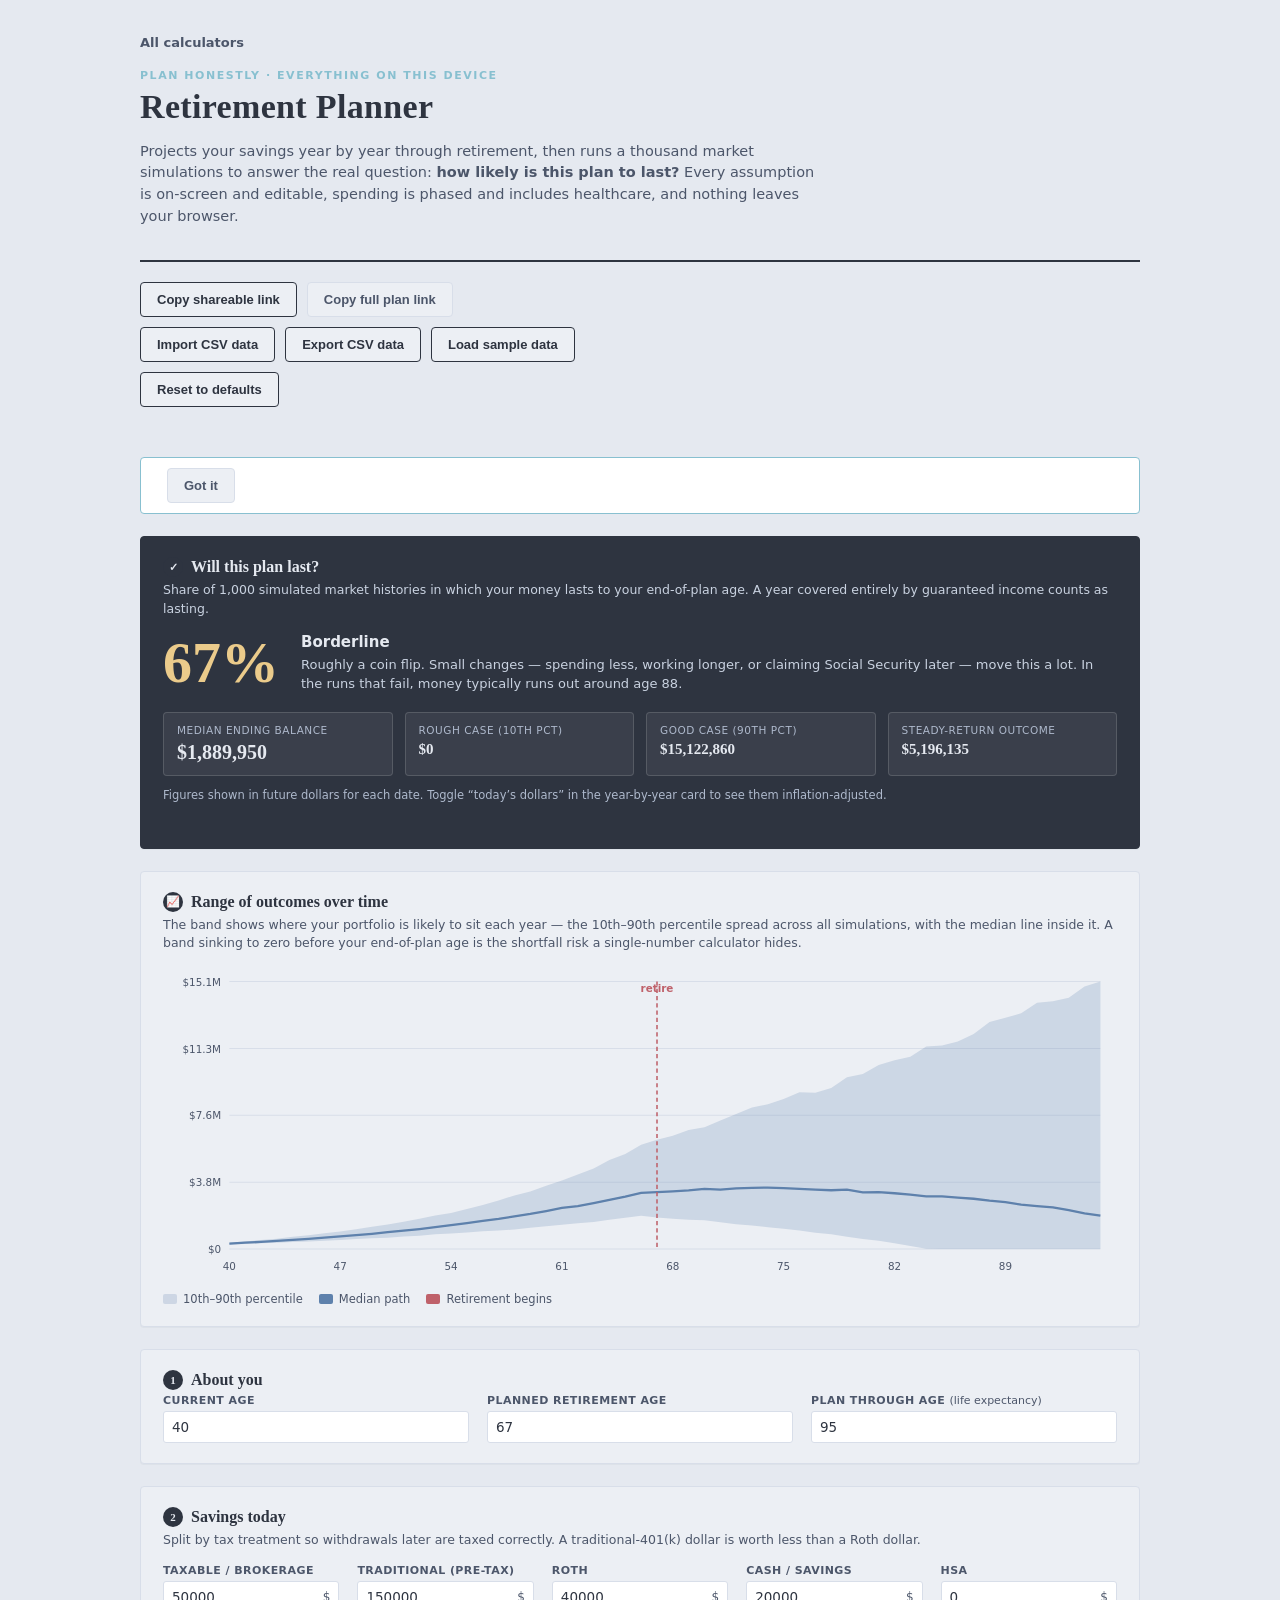
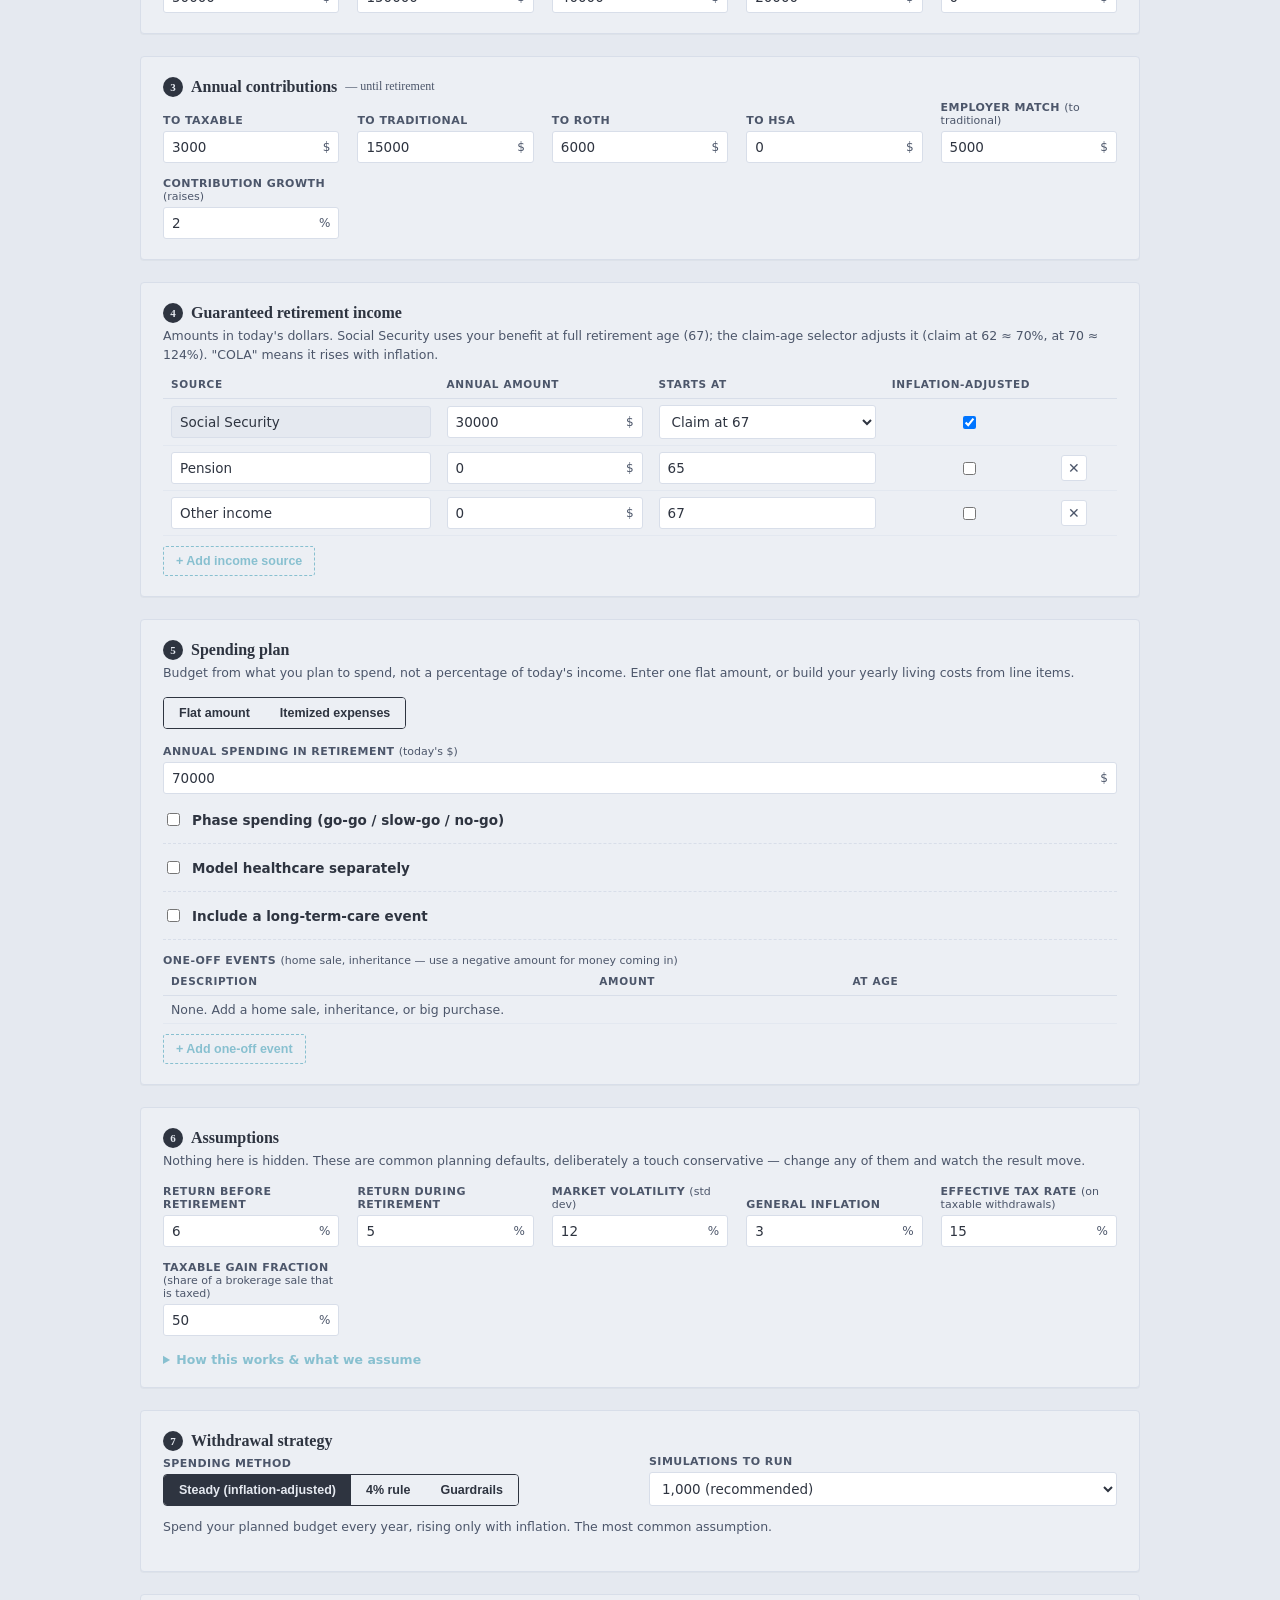
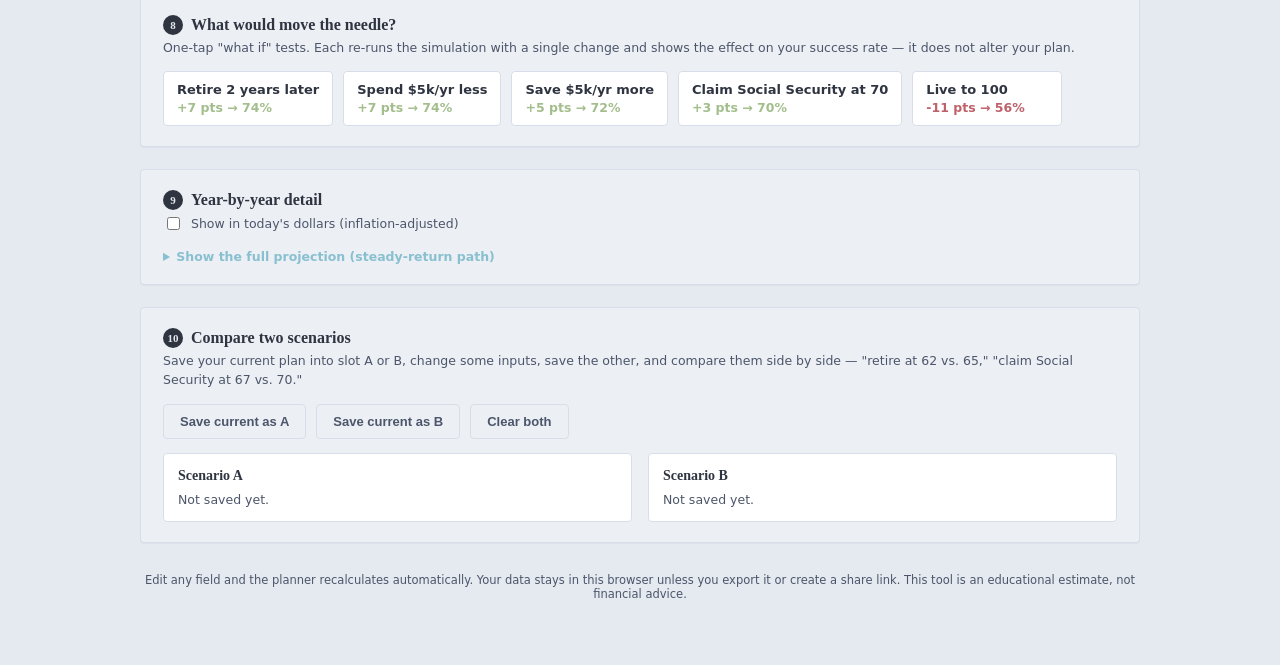
<file: retirement-calculator.html>
<!DOCTYPE html>
<html lang="en">
<head>
<meta charset="UTF-8">
<meta name="viewport" content="width=device-width, initial-scale=1">
<title>Calculators · Retirement Planner</title>
<link rel="stylesheet" href="shared.css">
<style>
  /* page-specific styles (shared base lives in shared.css) */
  .toolbar{display:grid;gap:10px;margin-bottom:24px;align-items:start;}
  .toolbar-row{display:flex;gap:10px;flex-wrap:wrap;align-items:center;}
  input.invalid{border-color:var(--coral) !important;background:#fbe9eb;}
  .rowbtns{display:flex;gap:6px;}
  .toggle{display:flex;align-items:center;gap:9px;font-size:13.5px;color:var(--ink);font-weight:600;cursor:pointer;margin-bottom:2px;}
  .toggle input{width:auto;}
  .subfields{margin-top:14px;padding-top:14px;border-top:1px dashed var(--line);}
  .subfields[hidden]{display:none;}
  .warnbox{color:var(--coral);font-size:12px;margin:12px 0 0;display:none;line-height:1.6;}
  .prefill-banner{display:flex;gap:12px;align-items:center;flex-wrap:wrap;background:#fff;border:1px solid var(--teal);border-radius:4px;padding:10px 14px;margin-bottom:22px;font-size:13px;color:var(--ink);}

  /* results */
  .verdict-top{display:grid;grid-template-columns:auto 1fr;gap:22px;align-items:center;}
  .verdict-num{font-family:Georgia,serif;font-size:58px;line-height:1;font-weight:700;}
  .verdict-num.good{color:var(--good);}
  .verdict-num.warn{color:var(--gold);}
  .verdict-num.bad{color:var(--coral);}
  .verdict-label{font-size:15px;font-weight:700;margin-bottom:4px;}
  .verdict-desc{font-size:13px;color:var(--on-navy);line-height:1.5;}
  .calc-flag{font-size:11.5px;color:var(--gold);margin-top:12px;min-height:14px;}

  .nudges{display:flex;gap:10px;flex-wrap:wrap;margin-top:6px;}
  .nudge{border:1px solid var(--line);background:#fff;border-radius:4px;padding:10px 13px;font-size:12.5px;cursor:pointer;text-align:left;min-width:150px;}
  .nudge:hover{border-color:var(--frost);}
  .nudge b{display:block;color:var(--navy);margin-bottom:3px;font-size:13px;}
  .nudge .delta{font-weight:700;}
  .nudge .delta.up{color:var(--good);}
  .nudge .delta.down{color:var(--coral);}
  .nudge .delta.flat{color:var(--muted);}

  .fan-legend{display:flex;gap:16px;flex-wrap:wrap;font-size:11.5px;color:var(--muted);margin-top:10px;}
  .fan-legend span{display:inline-flex;align-items:center;gap:6px;}
  .swatch{width:14px;height:10px;border-radius:2px;display:inline-block;}

  .real-toggle{display:flex;align-items:center;gap:8px;font-size:12.5px;color:var(--muted);margin:2px 0 0;}
  .real-toggle input{width:auto;}
  .yeartable{font-size:12px;margin-top:4px;}
  .yeartable th,.yeartable td{padding:5px 8px;white-space:nowrap;}
  .yeartable tr.retire-start td{border-top:2px solid var(--frost);}
  .depleted{color:var(--coral);font-weight:700;}

  .scenario-grid{display:grid;grid-template-columns:1fr 1fr;gap:16px;}
  .scenario-col{border:1px solid var(--line);border-radius:4px;padding:14px;background:#fff;}
  .scenario-col h3{margin:0 0 8px;font-family:Georgia,serif;font-size:14px;color:var(--navy);}
  .scenario-empty{color:var(--muted);font-size:12.5px;}
  .scenario-line{display:flex;justify-content:space-between;font-size:12.5px;padding:4px 0;border-bottom:1px dashed var(--line);}
  .scenario-line .lab{color:var(--muted);}

  @media (max-width:640px){
    body{padding:20px 10px 48px;}
    h1{font-size:26px;}
    .verdict-top{grid-template-columns:1fr;gap:10px;text-align:center;}
    .scenario-grid{grid-template-columns:1fr;}
    .scroller table{min-width:640px;}
  }
</style>
</head>
<body>
<div class="wrap">
  <nav class="topnav" aria-label="Calculator navigation">
    <a class="backlink" href="index.html">All calculators</a>
  </nav>
  <header>
    <div class="eyebrow">Plan honestly · everything on this device</div>
    <h1>Retirement Planner</h1>
    <p class="sub">Projects your savings year by year through retirement, then runs a thousand market simulations to answer the real question: <b>how likely is this plan to last?</b> Every assumption is on-screen and editable, spending is phased and includes healthcare, and nothing leaves your browser.</p>
  </header>

  <div class="toolbar">
    <div class="toolbar-row">
      <button class="toolbtn" onclick="copyShareLink()">Copy shareable link</button>
      <button class="toolbtn secondary" onclick="copyPlanShareLink()">Copy full plan link</button>
    </div>
    <div class="toolbar-row">
      <button class="toolbtn" onclick="openCsvImport()">Import CSV data</button>
      <button class="toolbtn" onclick="exportCsvData()">Export CSV data</button>
      <button class="toolbtn" onclick="loadSampleData()">Load sample data</button>
    </div>
    <div class="toolbar-row">
      <button class="toolbtn danger" onclick="clearForm()">Reset to defaults</button>
    </div>
    <input id="csvImportInput" type="file" accept=".csv,text/csv" multiple style="display:none">
    <div id="csvStatus" class="toolstatus" aria-live="polite"></div>
  </div>

  <div class="prefill-banner" id="prefillBanner" hidden>
    <span id="prefillMsg"></span>
    <button class="toolbtn secondary" onclick="dismissPrefill()">Got it</button>
  </div>

  <!-- RESULTS (top so edits show impact immediately) -->
  <div class="card verdict-card">
    <h2><span class="n">✓</span>Will this plan last?</h2>
    <p class="hint">Share of <span id="mcIters">1,000</span> simulated market histories in which your money lasts to your end-of-plan age. A year covered entirely by guaranteed income counts as lasting.</p>
    <div class="verdict-top">
      <div>
        <div class="verdict-num" id="successNum">—</div>
      </div>
      <div>
        <div class="verdict-label" id="verdictLabel">—</div>
        <div class="verdict-desc" id="verdictDesc">Enter your details below and this updates automatically.</div>
      </div>
    </div>
    <div class="metric-grid">
      <div class="metric"><div class="k">Median ending balance</div><div class="val" id="mMedian">—</div></div>
      <div class="metric"><div class="k">Rough case (10th pct)</div><div class="val small" id="mLow">—</div></div>
      <div class="metric"><div class="k">Good case (90th pct)</div><div class="val small" id="mHigh">—</div></div>
      <div class="metric"><div class="k">Steady-return outcome</div><div class="val small" id="mDet">—</div></div>
    </div>
    <div id="basisNote" style="font-size:11.5px;color:var(--on-navy-muted);margin-top:12px;"></div>
    <div class="calc-flag" id="calcFlag"></div>
  </div>

  <!-- FAN CHART -->
  <div class="card">
    <h2><span class="n">📈</span>Range of outcomes over time</h2>
    <p class="hint">The band shows where your portfolio is likely to sit each year — the 10th–90th percentile spread across all simulations, with the median line inside it. A band sinking to zero before your end-of-plan age is the shortfall risk a single-number calculator hides.</p>
    <div class="scroller"><div id="fanChart"></div></div>
    <div class="fan-legend">
      <span><i class="swatch" style="background:rgba(94,129,172,.22)"></i> 10th–90th percentile</span>
      <span><i class="swatch" style="background:var(--frost)"></i> Median path</span>
      <span><i class="swatch" style="background:var(--coral)"></i> Retirement begins</span>
    </div>
  </div>

  <!-- 1. ABOUT YOU -->
  <div class="card">
    <h2><span class="n">1</span>About you</h2>
    <div class="grid3">
      <div><label class="fld">Current age</label><input type="number" data-path="you.currentAge" data-type="int"></div>
      <div><label class="fld">Planned retirement age</label><input type="number" data-path="you.retireAge" data-type="int"></div>
      <div><label class="fld">Plan through age <span class="fld-note">(life expectancy)</span></label><input type="number" data-path="you.endAge" data-type="int"></div>
    </div>
    <p class="warnbox" id="planWarn"></p>
  </div>

  <!-- 2. SAVINGS TODAY -->
  <div class="card">
    <h2><span class="n">2</span>Savings today</h2>
    <p class="hint">Split by tax treatment so withdrawals later are taxed correctly. A traditional-401(k) dollar is worth less than a Roth dollar.</p>
    <div class="grid3">
      <div><label class="fld">Taxable / brokerage</label><div class="inline-suffix"><input type="number" data-path="accounts.taxable" data-type="money"><span class="suffix">$</span></div></div>
      <div><label class="fld">Traditional (pre-tax)</label><div class="inline-suffix"><input type="number" data-path="accounts.traditional" data-type="money"><span class="suffix">$</span></div></div>
      <div><label class="fld">Roth</label><div class="inline-suffix"><input type="number" data-path="accounts.roth" data-type="money"><span class="suffix">$</span></div></div>
      <div><label class="fld">Cash / savings</label><div class="inline-suffix"><input type="number" data-path="accounts.cash" data-type="money"><span class="suffix">$</span></div></div>
      <div><label class="fld">HSA</label><div class="inline-suffix"><input type="number" data-path="accounts.hsa" data-type="money"><span class="suffix">$</span></div></div>
    </div>
  </div>

  <!-- 3. CONTRIBUTIONS -->
  <div class="card">
    <h2><span class="n">3</span>Annual contributions <span style="font-weight:400;font-size:12px;color:var(--muted);">— until retirement</span></h2>
    <div class="grid3">
      <div><label class="fld">To taxable</label><div class="inline-suffix"><input type="number" data-path="contributions.taxable" data-type="money"><span class="suffix">$</span></div></div>
      <div><label class="fld">To traditional</label><div class="inline-suffix"><input type="number" data-path="contributions.traditional" data-type="money"><span class="suffix">$</span></div></div>
      <div><label class="fld">To Roth</label><div class="inline-suffix"><input type="number" data-path="contributions.roth" data-type="money"><span class="suffix">$</span></div></div>
      <div><label class="fld">To HSA</label><div class="inline-suffix"><input type="number" data-path="contributions.hsa" data-type="money"><span class="suffix">$</span></div></div>
      <div><label class="fld">Employer match <span class="fld-note">(to traditional)</span></label><div class="inline-suffix"><input type="number" data-path="contributions.employerMatch" data-type="money"><span class="suffix">$</span></div></div>
      <div><label class="fld">Contribution growth <span class="fld-note">(raises)</span></label><div class="inline-suffix"><input type="number" data-path="assumptions.contributionGrowth" data-type="pct" step="0.5"><span class="suffix">%</span></div></div>
    </div>
  </div>

  <!-- 4. RETIREMENT INCOME -->
  <div class="card">
    <h2><span class="n">4</span>Guaranteed retirement income</h2>
    <p class="hint">Amounts in today's dollars. Social Security uses your benefit at full retirement age (67); the claim-age selector adjusts it (claim at 62 ≈ 70%, at 70 ≈ 124%). "COLA" means it rises with inflation.</p>
    <div class="scroller">
    <table>
      <thead><tr><th style="width:26%">Source</th><th style="width:20%">Annual amount</th><th style="width:22%">Starts at</th><th style="width:16%">Inflation-adjusted</th><th style="width:6%"></th></tr></thead>
      <tbody id="incomeRows"></tbody>
    </table>
    </div>
    <button class="addbtn" onclick="addIncome()">+ Add income source</button>
  </div>

  <!-- 5. SPENDING PLAN -->
  <div class="card">
    <h2><span class="n">5</span>Spending plan</h2>
    <p class="hint">Budget from what you plan to spend, not a percentage of today's income. Enter one flat amount, or build your yearly living costs from line items.</p>

    <div class="segmented" id="spendModeToggle" style="margin-bottom:16px;">
      <button data-m="flat">Flat amount</button>
      <button data-m="items">Itemized expenses</button>
    </div>

    <div id="flatFields">
      <div class="grid2" id="baselineWrap">
        <div><label class="fld">Annual spending in retirement <span class="fld-note">(today's $)</span></label><div class="inline-suffix"><input type="number" data-path="spending.baseline" data-type="money"><span class="suffix">$</span></div></div>
      </div>

      <div class="subfields" style="border-top:none;padding-top:8px;margin-top:8px;">
        <label class="toggle"><input type="checkbox" data-path="spending.phased.enabled" data-type="bool"> Phase spending (go-go / slow-go / no-go)</label>
        <div class="subfields" id="phasedFields" hidden>
          <div class="grid3">
            <div><label class="fld">Go-go spending</label><div class="inline-suffix"><input type="number" data-path="spending.phased.goGo" data-type="money"><span class="suffix">$</span></div></div>
            <div><label class="fld">Slows down at age</label><input type="number" data-path="spending.phased.slowGoAge" data-type="int"></div>
            <div><label class="fld">Slow-go spending</label><div class="inline-suffix"><input type="number" data-path="spending.phased.slowGo" data-type="money"><span class="suffix">$</span></div></div>
            <div><label class="fld">No-go at age</label><input type="number" data-path="spending.phased.noGoAge" data-type="int"></div>
            <div><label class="fld">No-go spending</label><div class="inline-suffix"><input type="number" data-path="spending.phased.noGo" data-type="money"><span class="suffix">$</span></div></div>
          </div>
          <p class="hint" style="margin:12px 0 0;">When phasing is on, this replaces the single annual-spending figure above.</p>
        </div>
      </div>
    </div>

    <div id="itemsFields" hidden>
      <label class="fld" style="margin-bottom:8px;">Yearly living costs, line by line <span class="fld-note">(today's dollars)</span></label>
      <div class="scroller">
        <table>
          <thead><tr><th style="width:22%">Expense</th><th>Category</th><th style="width:14%">Amount</th><th>Per</th><th>Inflation</th><th style="width:9%">From age</th><th style="width:9%">To age</th><th style="width:5%"></th></tr></thead>
          <tbody id="expenseItemRows"></tbody>
        </table>
      </div>
      <div style="display:flex;justify-content:space-between;align-items:center;margin-top:10px;flex-wrap:wrap;gap:10px;">
        <button class="addbtn" onclick="addExpenseItem()">+ Add expense</button>
        <div id="itemsSubtotal" style="font-size:13.5px;font-weight:700;color:var(--navy);"></div>
      </div>
      <p class="hint" style="margin:12px 0 0;">"Fixed payment" lines never inflate — right for fixed-rate mortgage or loan payments, whose real cost shrinks over time. Blank ages run the whole plan.</p>
    </div>

    <div class="subfields">
      <label class="toggle"><input type="checkbox" data-path="spending.healthcare.enabled" data-type="bool"> Model healthcare separately</label>
      <div class="subfields" id="healthcareFields" hidden>
        <div class="grid3">
          <div><label class="fld">Pre-Medicare premium <span class="fld-note">(before 65)</span></label><div class="inline-suffix"><input type="number" data-path="spending.healthcare.preMedicarePremium" data-type="money"><span class="suffix">$</span></div></div>
          <div><label class="fld">Medicare cost <span class="fld-note">(65+)</span></label><div class="inline-suffix"><input type="number" data-path="spending.healthcare.medicareAnnual" data-type="money"><span class="suffix">$</span></div></div>
          <div><label class="fld">IRMAA tier <span class="fld-note">(high-income surcharge)</span></label>
            <select data-path="spending.healthcare.irmaaTier" data-type="int">
              <option value="0">None</option><option value="1">Tier 1</option><option value="2">Tier 2</option>
              <option value="3">Tier 3</option><option value="4">Tier 4</option><option value="5">Tier 5</option>
            </select></div>
          <div><label class="fld">Medical inflation</label><div class="inline-suffix"><input type="number" data-path="spending.healthcare.medicalInflation" data-type="pct" step="0.5"><span class="suffix">%</span></div></div>
        </div>
      </div>
    </div>

    <div class="subfields">
      <label class="toggle"><input type="checkbox" data-path="spending.ltc.enabled" data-type="bool"> Include a long-term-care event</label>
      <div class="subfields" id="ltcFields" hidden>
        <div class="grid3">
          <div><label class="fld">Annual cost</label><div class="inline-suffix"><input type="number" data-path="spending.ltc.annualCost" data-type="money"><span class="suffix">$</span></div></div>
          <div><label class="fld">Starting at age</label><input type="number" data-path="spending.ltc.startAge" data-type="int"></div>
          <div><label class="fld">For how many years</label><input type="number" data-path="spending.ltc.years" data-type="int"></div>
        </div>
      </div>
    </div>

    <div class="subfields">
      <label class="fld" style="margin-bottom:8px;">One-off events <span class="fld-note">(home sale, inheritance — use a negative amount for money coming in)</span></label>
      <div class="scroller">
      <table>
        <thead><tr><th style="width:44%">Description</th><th style="width:26%">Amount</th><th style="width:22%">At age</th><th style="width:6%"></th></tr></thead>
        <tbody id="oneOffRows"></tbody>
      </table>
      </div>
      <button class="addbtn" onclick="addOneOff()">+ Add one-off event</button>
    </div>
  </div>

  <!-- 6. ASSUMPTIONS -->
  <div class="card">
    <h2><span class="n">6</span>Assumptions</h2>
    <p class="hint">Nothing here is hidden. These are common planning defaults, deliberately a touch conservative — change any of them and watch the result move.</p>
    <div class="grid3">
      <div><label class="fld">Return before retirement</label><div class="inline-suffix"><input type="number" data-path="assumptions.returnAccum" data-type="pct" step="0.5"><span class="suffix">%</span></div></div>
      <div><label class="fld">Return during retirement</label><div class="inline-suffix"><input type="number" data-path="assumptions.returnRetire" data-type="pct" step="0.5"><span class="suffix">%</span></div></div>
      <div><label class="fld">Market volatility <span class="fld-note">(std dev)</span></label><div class="inline-suffix"><input type="number" data-path="assumptions.volatility" data-type="pct" step="0.5"><span class="suffix">%</span></div></div>
      <div><label class="fld">General inflation</label><div class="inline-suffix"><input type="number" data-path="assumptions.inflation" data-type="pct" step="0.5"><span class="suffix">%</span></div></div>
      <div><label class="fld">Effective tax rate <span class="fld-note">(on taxable withdrawals)</span></label><div class="inline-suffix"><input type="number" data-path="assumptions.taxRate" data-type="pct" step="1"><span class="suffix">%</span></div></div>
      <div><label class="fld">Taxable gain fraction <span class="fld-note">(share of a brokerage sale that is taxed)</span></label><div class="inline-suffix"><input type="number" data-path="assumptions.taxableGainFraction" data-type="pct" step="5"><span class="suffix">%</span></div></div>
    </div>
    <details>
      <summary>How this works &amp; what we assume</summary>
      <p class="hint" style="margin-top:10px;">This is an educational estimate, not financial or tax advice. It projects one year at a time from your current age to your end-of-plan age. Before retirement it adds contributions and grows balances; after retirement it covers each year's spending from guaranteed income first, then withdraws from your accounts in order (cash → taxable → traditional → Roth), grossing up for taxes and applying required minimum distributions from age 73. The Monte Carlo draws each year's return from a normal distribution around your return assumption using the volatility above. Taxes are modeled with a single effective rate — good enough to show that account type matters, not a substitute for a tax pro. Results are only as good as your inputs.</p>
    </details>
  </div>

  <!-- 7. STRATEGY -->
  <div class="card">
    <h2><span class="n">7</span>Withdrawal strategy</h2>
    <div class="grid2">
      <div>
        <label class="fld">Spending method</label>
        <div class="segmented" id="methodToggle">
          <button data-m="fixedReal" class="active">Steady (inflation-adjusted)</button>
          <button data-m="fourPercent">4% rule</button>
          <button data-m="guardrails">Guardrails</button>
        </div>
      </div>
      <div>
        <label class="fld">Simulations to run</label>
        <select data-path="strategy.monteCarloIterations" data-type="int">
          <option value="500">500 (faster)</option>
          <option value="1000">1,000 (recommended)</option>
          <option value="2000">2,000</option>
          <option value="5000">5,000 (slower, smoother)</option>
        </select>
      </div>
    </div>
    <p class="hint" id="methodHint" style="margin-top:12px;"></p>
  </div>

  <!-- 8. SENSITIVITY -->
  <div class="card">
    <h2><span class="n">8</span>What would move the needle?</h2>
    <p class="hint">One-tap "what if" tests. Each re-runs the simulation with a single change and shows the effect on your success rate — it does not alter your plan.</p>
    <div class="nudges" id="nudges"></div>
  </div>

  <!-- 9. YEAR BY YEAR -->
  <div class="card">
    <h2><span class="n">9</span>Year-by-year detail</h2>
    <label class="real-toggle"><input type="checkbox" id="realToggle"> Show in today's dollars (inflation-adjusted)</label>
    <details>
      <summary>Show the full projection (steady-return path)</summary>
      <div class="scroller">
        <table class="yeartable" id="yearTable"></table>
      </div>
    </details>
  </div>

  <!-- 10. SCENARIOS -->
  <div class="card">
    <h2><span class="n">10</span>Compare two scenarios</h2>
    <p class="hint">Save your current plan into slot A or B, change some inputs, save the other, and compare them side by side — "retire at 62 vs. 65," "claim Social Security at 67 vs. 70."</p>
    <div class="toolbar-row" style="margin-bottom:14px;">
      <button class="toolbtn secondary" onclick="saveScenario('A')">Save current as A</button>
      <button class="toolbtn secondary" onclick="saveScenario('B')">Save current as B</button>
      <button class="toolbtn secondary" onclick="clearScenarios()">Clear both</button>
    </div>
    <div class="scenario-grid">
      <div class="scenario-col" id="scenarioA"><h3>Scenario A</h3><div class="scenario-empty">Not saved yet.</div></div>
      <div class="scenario-col" id="scenarioB"><h3>Scenario B</h3><div class="scenario-empty">Not saved yet.</div></div>
    </div>
  </div>

  <footer>Edit any field and the planner recalculates automatically. Your data stays in this browser unless you export it or create a share link. This tool is an educational estimate, not financial advice.</footer>
</div>

<script src="common.js"></script>
<script src="retirement-engine.js"></script>
<script src="plan-state.js"></script>
<script>
const E = window.RetirementEngine;
const STORE_KEY = 'retirementCalculator.v1';
const SCENARIO_KEY = 'retirementCalculator.scenarios.v1';
const SEED = 0x5eed1234; // fixed so recomputes are stable (no flicker between edits)

let state = E.normalizeState(E.defaultState());
let displayReal = false;
let scenarios = { A: null, B: null };
let lastResult = null;

function realFactor(t){ return displayReal ? Math.pow(1+state.assumptions.inflation, t) : 1; }

function syncInputsFromState(){
  document.querySelectorAll('[data-path]').forEach(el=>{
    displayValue(el, getByPath(state, el.dataset.path));
  });
  setMethodButtons();
  toggleSubfields();
}
function bindStaticInputs(){
  document.querySelectorAll('[data-path]').forEach(el=>{
    const ev = (el.type==='checkbox' || el.tagName==='SELECT') ? 'change' : 'input';
    el.addEventListener(ev, ()=>{
      setByPath(state, el.dataset.path, coerce(el));
      markUserChanged();
      toggleSubfields();
      scheduleRecompute();
    });
  });
}
function toggleSubfields(){
  document.getElementById('phasedFields').hidden = !state.spending.phased.enabled;
  document.getElementById('healthcareFields').hidden = !state.spending.healthcare.enabled;
  document.getElementById('ltcFields').hidden = !state.spending.ltc.enabled;
  document.getElementById('baselineWrap').style.opacity = state.spending.phased.enabled ? .5 : 1;
  const itemsMode = state.spending.mode === 'items';
  document.getElementById('flatFields').hidden = itemsMode;
  document.getElementById('itemsFields').hidden = !itemsMode;
}

// ---- dynamic rows: income & one-offs -------------------------------------
function renderIncome(){
  const tb = document.getElementById('incomeRows');
  tb.innerHTML = '';
  state.income.forEach((inc,i)=>{
    const tr = document.createElement('tr');
    const startCell = inc.type==='socialSecurity'
      ? `<select data-path="strategy.ssClaimAge" data-type="int">${[62,63,64,65,66,67,68,69,70].map(a=>`<option value="${a}" ${state.strategy.ssClaimAge===a?'selected':''}>Claim at ${a}</option>`).join('')}</select>`
      : `<input type="number" data-path="income.${i}.startAge" data-type="int">`;
    tr.innerHTML = `
      <td><input type="text" data-path="income.${i}.label" ${inc.type==='socialSecurity'?'readonly style="background:var(--sand)"':''}></td>
      <td><div class="inline-suffix"><input type="number" data-path="income.${i}.amount" data-type="money"><span class="suffix">$</span></div></td>
      <td>${startCell}</td>
      <td style="text-align:center"><input type="checkbox" data-path="income.${i}.cola" data-type="bool"></td>
      <td>${inc.type==='socialSecurity' ? '' : `<button class="iconbtn" title="Remove" onclick="removeIncome(${i})">✕</button>`}</td>`;
    tb.appendChild(tr);
  });
  bindDynamic(tb);
}
function renderOneOffs(){
  const tb = document.getElementById('oneOffRows');
  tb.innerHTML = '';
  if(!state.spending.oneOffs.length){
    tb.innerHTML = '<tr><td colspan="4" style="color:var(--muted);font-size:12.5px;">None. Add a home sale, inheritance, or big purchase.</td></tr>';
    return;
  }
  state.spending.oneOffs.forEach((o,i)=>{
    const tr = document.createElement('tr');
    tr.innerHTML = `
      <td><input type="text" data-path="spending.oneOffs.${i}.label"></td>
      <td><div class="inline-suffix"><input type="number" data-path="spending.oneOffs.${i}.amount" data-type="money"><span class="suffix">$</span></div></td>
      <td><input type="number" data-path="spending.oneOffs.${i}.age" data-type="int"></td>
      <td><button class="iconbtn" title="Remove" onclick="removeOneOff(${i})">✕</button></td>`;
    tb.appendChild(tr);
  });
  bindDynamic(tb);
}
function bindDynamic(container, afterChange){
  container.querySelectorAll('[data-path]').forEach(el=>{
    displayValue(el, getByPath(state, el.dataset.path));
    const ev = (el.type==='checkbox' || el.tagName==='SELECT') ? 'change' : 'input';
    el.addEventListener(ev, ()=>{
      setByPath(state, el.dataset.path, coerce(el));
      markUserChanged();
      if(afterChange) afterChange();
      scheduleRecompute();
    });
  });
}
function addIncome(){
  markUserChanged();
  state.income.push({type:'other', label:'Other income', amount:0, startAge:state.you.retireAge, cola:false});
  renderIncome(); scheduleRecompute();
}
function removeIncome(i){ markUserChanged(); state.income.splice(i,1); renderIncome(); scheduleRecompute(); }
function addOneOff(){
  markUserChanged();
  state.spending.oneOffs.push({label:'', amount:0, age:state.you.retireAge});
  renderOneOffs(); scheduleRecompute();
}
function removeOneOff(i){ markUserChanged(); state.spending.oneOffs.splice(i,1); renderOneOffs(); scheduleRecompute(); }

// ---- dynamic rows: itemized expenses --------------------------------------
const CATEGORY_LABELS = { housing:'Housing', transport:'Transport', living:'Living', leisure:'Leisure', other:'Other' };
const INFLATION_LABELS = { general:'With inflation', medical:'Medical rate', fixed:'Fixed payment' };
function renderExpenseItems(){
  const tb = document.getElementById('expenseItemRows');
  tb.innerHTML = '';
  if(!state.spending.items.length){
    tb.innerHTML = '<tr><td colspan="8" style="color:var(--muted);font-size:12.5px;">No line items yet — add your mortgage, taxes, insurance, food, travel…</td></tr>';
    document.getElementById('itemsSubtotal').textContent = '';
    return;
  }
  state.spending.items.forEach((it,i)=>{
    const tr = document.createElement('tr');
    tr.innerHTML = `
      <td><input type="text" data-path="spending.items.${i}.label"></td>
      <td><select data-path="spending.items.${i}.category">${Object.entries(CATEGORY_LABELS).map(([v,l])=>`<option value="${v}" ${it.category===v?'selected':''}>${l}</option>`).join('')}</select></td>
      <td><div class="inline-suffix"><input type="number" data-path="spending.items.${i}.amount" data-type="money"><span class="suffix">$</span></div></td>
      <td><select data-path="spending.items.${i}.frequency"><option value="monthly" ${it.frequency==='monthly'?'selected':''}>Month</option><option value="annual" ${it.frequency==='annual'?'selected':''}>Year</option></select></td>
      <td><select data-path="spending.items.${i}.inflation">${Object.entries(INFLATION_LABELS).map(([v,l])=>`<option value="${v}" ${it.inflation===v?'selected':''}>${l}</option>`).join('')}</select></td>
      <td><input type="number" data-path="spending.items.${i}.startAge" data-type="age"></td>
      <td><input type="number" data-path="spending.items.${i}.endAge" data-type="age"></td>
      <td><button class="iconbtn" title="Remove" onclick="removeExpenseItem(${i})">✕</button></td>`;
    tb.appendChild(tr);
  });
  bindDynamic(tb, updateItemsSubtotal);
  updateItemsSubtotal();
}
function updateItemsSubtotal(){
  const items = state.spending.items || [];
  const total = items.reduce((sum,it)=>sum+E.itemAnnual(it),0);
  document.getElementById('itemsSubtotal').textContent = items.length
    ? `Total: ${fmt(Math.round(total))}/yr in today's dollars`
    : '';
}
function addExpenseItem(){
  markUserChanged();
  if(!Array.isArray(state.spending.items)) state.spending.items = [];
  state.spending.items.push({ label:'', category:'other', amount:0, frequency:'annual', inflation:'general', startAge:null, endAge:null });
  renderExpenseItems(); scheduleRecompute();
}
function removeExpenseItem(i){ markUserChanged(); state.spending.items.splice(i,1); renderExpenseItems(); scheduleRecompute(); }

// ---- spending mode toggle -------------------------------------------------
document.getElementById('spendModeToggle').addEventListener('click',(e)=>{
  const btn = e.target.closest('button'); if(!btn) return;
  state.spending.mode = btn.dataset.m === 'items' ? 'items' : 'flat';
  markUserChanged();
  syncInputsFromState();
  renderExpenseItems();
  scheduleRecompute();
});

// ---- method toggle -------------------------------------------------------
const METHOD_HINTS = {
  fixedReal: 'Spend your planned budget every year, rising only with inflation. The most common assumption.',
  fourPercent: 'Sets your target spending to 4% of your portfolio at retirement (then inflation-adjusted), replacing the budget you entered. Guaranteed income still offsets what you actually withdraw.',
  guardrails: 'Start from your budget but cut spending after a bad year when your withdrawal rate runs high, and raise it when the portfolio is flush (a simplified Guyton-Klinger).'
};
function setMethodButtons(){
  [...document.getElementById('methodToggle').children].forEach(b=>b.classList.toggle('active', b.dataset.m===state.strategy.withdrawalMethod));
  document.getElementById('methodHint').textContent = METHOD_HINTS[state.strategy.withdrawalMethod] || '';
}
document.getElementById('methodToggle').addEventListener('click',(e)=>{
  const btn = e.target.closest('button'); if(!btn) return;
  state.strategy.withdrawalMethod = btn.dataset.m;
  markUserChanged(); setMethodButtons(); scheduleRecompute();
});
document.getElementById('realToggle').addEventListener('change',(e)=>{
  displayReal = e.target.checked;
  if(lastResult){ renderResults(lastResult.det, lastResult.mc); renderYearTable(lastResult.det); }
});

// ---- recompute -----------------------------------------------------------
let recomputeTimer = null;
function scheduleRecompute(){
  document.getElementById('calcFlag').textContent = 'Recalculating…';
  clearTimeout(recomputeTimer);
  recomputeTimer = setTimeout(recompute, 180);
}
function recompute(){
  const issues = E.validate(state);
  showIssues(issues);
  const det = E.projectDeterministic(state);
  const mc = E.runMonteCarlo(state, { iterations: state.strategy.monteCarloIterations, seed: SEED });
  lastResult = { det, mc };
  renderResults(det, mc);
  renderFanChart(mc);
  renderYearTable(det);
  renderNudges();
  renderScenarios();
  document.getElementById('calcFlag').textContent = '';
  save();
}
function showIssues(issues){
  const el = document.getElementById('planWarn');
  const real = issues.filter(m=>/must be after/.test(m));
  if(real.length){ el.style.display='block'; el.innerHTML = real.map(m=>'⚠ '+esc(m)).join('<br>'); }
  else { el.style.display='none'; el.innerHTML=''; }
}

function renderResults(det, mc){
  const v = E.verdict(mc.successRate);
  const numEl = document.getElementById('successNum');
  numEl.textContent = Math.round(mc.successRate*100) + '%';
  numEl.className = 'verdict-num ' + v.tone;
  document.getElementById('verdictLabel').textContent = v.label;
  document.getElementById('mcIters').textContent = mc.iterations.toLocaleString();
  let desc;
  if(mc.successRate>=0.9) desc = 'Across nearly every simulated market history, your money lasts. You may even have room to spend more or retire sooner.';
  else if(mc.successRate>=0.75) desc = 'Most market histories work out, but a meaningful minority run short. A modest cushion would firm this up.';
  else if(mc.successRate>=0.5) desc = 'Roughly a coin flip. Small changes — spending less, working longer, or claiming Social Security later — move this a lot.';
  else desc = 'In most simulations the money runs out early. The what-if tests below show which levers help most.';
  if(mc.medianDepletionAge) desc += ` In the runs that fail, money typically runs out around age ${mc.medianDepletionAge}.`;
  document.getElementById('verdictDesc').textContent = desc;

  const endT = state.you.endAge - state.you.currentAge;
  const rf = displayReal ? Math.pow(1+state.assumptions.inflation, endT) : 1;
  document.getElementById('mMedian').textContent = fmt(mc.terminal.p50/rf);
  document.getElementById('mLow').textContent = fmt(mc.terminal.p10/rf);
  document.getElementById('mHigh').textContent = fmt(mc.terminal.p90/rf);
  document.getElementById('mDet').textContent = det.depletionAge
    ? `Runs out at ${det.depletionAge}`
    : fmt(det.endBalance/rf);
  document.getElementById('basisNote').textContent = displayReal
    ? "Figures shown in today's dollars (inflation-adjusted), matching the year-by-year toggle below."
    : "Figures shown in future dollars for each date. Toggle “today’s dollars” in the year-by-year card to see them inflation-adjusted.";
}

function renderFanChart(mc){
  const W=920, H=300, padL=64, padR=16, padT=14, padB=28;
  const bands = mc.bands;
  if(!bands.length){ document.getElementById('fanChart').innerHTML=''; return; }
  const ages = bands.map(b=>b.age);
  const maxV = Math.max(1, ...bands.map(b=>b.p90));
  const x = i => padL + (W-padL-padR) * (i/(bands.length-1||1));
  const y = v => padT + (H-padT-padB) * (1 - v/maxV);
  const retireIdx = Math.max(0, state.you.retireAge - state.you.currentAge);

  const upper = bands.map((b,i)=>`${x(i).toFixed(1)},${y(b.p90).toFixed(1)}`);
  const lower = bands.map((b,i)=>`${x(i).toFixed(1)},${y(b.p10).toFixed(1)}`).reverse();
  const areaPts = upper.concat(lower).join(' ');
  const medianPts = bands.map((b,i)=>`${x(i).toFixed(1)},${y(b.p50).toFixed(1)}`).join(' ');

  // y gridlines
  const ticks = 4; let grid='';
  for(let g=0; g<=ticks; g++){
    const val = maxV*g/ticks; const yy=y(val);
    grid += `<line x1="${padL}" y1="${yy.toFixed(1)}" x2="${W-padR}" y2="${yy.toFixed(1)}" stroke="var(--line)" stroke-width="1"/>`;
    grid += `<text x="${padL-8}" y="${(yy+4).toFixed(1)}" text-anchor="end" font-size="10" fill="var(--muted)">${fmtCompact(val)}</text>`;
  }
  // x labels (age) ~ every N
  let xlabels=''; const step = Math.ceil(bands.length/8);
  for(let i=0;i<bands.length;i+=step){
    xlabels += `<text x="${x(i).toFixed(1)}" y="${H-8}" text-anchor="middle" font-size="10" fill="var(--muted)">${ages[i]}</text>`;
  }
  const retireX = x(retireIdx).toFixed(1);
  const retireLine = (state.you.retireAge>=state.you.currentAge && state.you.retireAge<=state.you.endAge)
    ? `<line x1="${retireX}" y1="${padT}" x2="${retireX}" y2="${H-padB}" stroke="var(--coral)" stroke-width="1.5" stroke-dasharray="4 3"/>
       <text x="${retireX}" y="${padT+10}" text-anchor="middle" font-size="10" fill="var(--coral)" font-weight="700">retire</text>` : '';

  document.getElementById('fanChart').innerHTML =
    `<svg viewBox="0 0 ${W} ${H}" width="100%" preserveAspectRatio="xMidYMid meet" role="img" aria-label="Range of portfolio outcomes by age">
       ${grid}
       <polygon points="${areaPts}" fill="rgba(94,129,172,.22)" stroke="none"/>
       <polyline points="${medianPts}" fill="none" stroke="var(--frost)" stroke-width="2.2"/>
       ${retireLine}
       ${xlabels}
     </svg>`;
}

function renderYearTable(det){
  const rows = det.rows;
  const head = `<thead><tr><th>Age</th><th class="num">Taxable</th><th class="num">Traditional</th><th class="num">Roth</th><th class="num">Cash/HSA</th><th class="num">Income</th><th class="num">Spending</th><th class="num">Withdrawn</th><th class="num">Tax</th><th class="num">Total</th></tr></thead>`;
  const body = rows.map(r=>{
    const rf = realFactor(r.t);
    const depleted = det.depletionAge!==null && r.age>=det.depletionAge && r.isRetired && r.total<1;
    return `<tr class="${r.age===state.you.retireAge?'retire-start':''}">
      <td>${r.age}${r.age===state.you.retireAge?' <span style="color:var(--frost);font-weight:700">▸</span>':''}</td>
      <td class="num">${fmt(r.taxable/rf)}</td>
      <td class="num">${fmt(r.traditional/rf)}</td>
      <td class="num">${fmt(r.roth/rf)}</td>
      <td class="num">${fmt((r.cash+r.hsa)/rf)}</td>
      <td class="num">${r.income?fmt(r.income/rf):'—'}</td>
      <td class="num">${r.spending?fmt(r.spending/rf):'—'}</td>
      <td class="num">${r.withdrawal?fmt(r.withdrawal/rf):'—'}</td>
      <td class="num">${r.taxes?fmt(r.taxes/rf):'—'}</td>
      <td class="num ${depleted?'depleted':''}">${fmt(r.total/rf)}</td>
    </tr>`;
  }).join('');
  document.getElementById('yearTable').innerHTML = head + '<tbody>' + body + '</tbody>';
}

// ---- sensitivity nudges --------------------------------------------------
const NUDGE_ITERS = 500;
function successOf(mod){
  const s = JSON.parse(JSON.stringify(state));
  mod(s);
  return E.runMonteCarlo(s, { iterations: NUDGE_ITERS, seed: SEED }).successRate;
}
function renderNudges(){
  const base = E.runMonteCarlo(state, { iterations: NUDGE_ITERS, seed: SEED }).successRate;
  const defs = [
    { label:'Retire 2 years later', mod:s=>{ s.you.retireAge+=2; } },
    { label:'Spend $5k/yr less', mod:s=>{ s.spending.baseline=Math.max(0,s.spending.baseline-5000); s.spending.phased.goGo=Math.max(0,s.spending.phased.goGo-5000); s.spending.phased.slowGo=Math.max(0,s.spending.phased.slowGo-5000); s.spending.phased.noGo=Math.max(0,s.spending.phased.noGo-5000); } },
    { label:'Save $5k/yr more', mod:s=>{ s.contributions.traditional+=5000; } },
    { label:'Claim Social Security at 70', mod:s=>{ s.strategy.ssClaimAge=70; } },
    { label:'Live to 100', mod:s=>{ s.you.endAge=Math.max(s.you.endAge,100); } }
  ];
  const el = document.getElementById('nudges');
  el.innerHTML = defs.map(d=>{
    const nv = successOf(d.mod);
    const delta = nv - base;
    const cls = Math.abs(delta)<0.005 ? 'flat' : (delta>0?'up':'down');
    const sign = delta>0?'+':'';
    const txt = Math.abs(delta)<0.005 ? 'no change' : `${sign}${Math.round(delta*100)} pts → ${Math.round(nv*100)}%`;
    return `<div class="nudge"><b>${esc(d.label)}</b><span class="delta ${cls}">${txt}</span></div>`;
  }).join('');
}

// ---- scenarios -----------------------------------------------------------
function metricsFor(s){
  const mc = E.runMonteCarlo(s, { iterations: 1000, seed: SEED });
  const det = E.projectDeterministic(s);
  return {
    success: mc.successRate, median: mc.terminal.p50,
    depletion: det.depletionAge, retireAge: s.you.retireAge,
    endAge: s.you.endAge, spend: s.spending.phased.enabled?s.spending.phased.goGo:s.spending.baseline,
    ssAge: s.strategy.ssClaimAge
  };
}
function saveScenario(slot){
  scenarios[slot] = JSON.parse(JSON.stringify(state));
  try{ localStorage.setItem(SCENARIO_KEY, JSON.stringify(scenarios)); }catch(e){}
  renderScenarios();
  setCsvStatus(`Saved current plan as Scenario ${slot}.`);
}
function clearScenarios(){
  scenarios = {A:null,B:null};
  try{ localStorage.removeItem(SCENARIO_KEY); }catch(e){}
  renderScenarios();
}
function renderScenarios(){
  ['A','B'].forEach(slot=>{
    const box = document.getElementById('scenario'+slot);
    const s = scenarios[slot];
    if(!s){ box.innerHTML = `<h3>Scenario ${slot}</h3><div class="scenario-empty">Not saved yet.</div>`; return; }
    const m = metricsFor(E.normalizeState(s));
    const v = E.verdict(m.success);
    box.innerHTML = `<h3>Scenario ${slot}</h3>
      <div class="scenario-line"><span class="lab">Success rate</span><b style="color:var(--${v.tone==='good'?'good':v.tone==='warn'?'gold':'coral'})">${Math.round(m.success*100)}% · ${v.label}</b></div>
      <div class="scenario-line"><span class="lab">Median ending</span><b>${fmt(m.median)}</b></div>
      <div class="scenario-line"><span class="lab">Retire / plan to</span><b>${m.retireAge} → ${m.endAge}</b></div>
      <div class="scenario-line"><span class="lab">Annual spending</span><b>${fmt(m.spend)}</b></div>
      <div class="scenario-line"><span class="lab">Claim SS at</span><b>${m.ssAge}</b></div>
      <div class="scenario-line" style="border-bottom:none"><span class="lab">Money runs out</span><b>${m.depletion?('age '+m.depletion):'never (steady case)'}</b></div>
      <button class="addbtn" style="margin-top:10px" onclick="loadScenario('${slot}')">Load this scenario</button>`;
  });
}
function loadScenario(slot){
  if(!scenarios[slot]) return;
  state = E.normalizeState(scenarios[slot]);
  markUserChanged();
  fullRender();
  setCsvStatus(`Loaded Scenario ${slot} into the planner.`);
}

// ---- share link (mirrors the expense tracker's codec) --------------------
function bytesToBase64Url(bytes){
  let binary=''; bytes.forEach(b=>{binary+=String.fromCharCode(b);});
  return btoa(binary).replace(/\+/g,'-').replace(/\//g,'_').replace(/=+$/g,'');
}
function base64UrlToBytes(s){
  const padded = s.replace(/-/g,'+').replace(/_/g,'/') + '='.repeat((4 - s.length % 4) % 4);
  return Uint8Array.from(atob(padded), c=>c.charCodeAt(0));
}
function supportsShareCompression(){ return typeof CompressionStream!=='undefined' && typeof DecompressionStream!=='undefined'; }
async function compressBytes(bytes){ const st = new Blob([bytes]).stream().pipeThrough(new CompressionStream('gzip')); return new Uint8Array(await new Response(st).arrayBuffer()); }
async function decompressBytes(bytes){ const st = new Blob([bytes]).stream().pipeThrough(new DecompressionStream('gzip')); return new Uint8Array(await new Response(st).arrayBuffer()); }
async function encodeShareState(){
  const bytes = new TextEncoder().encode(JSON.stringify(E.compactState(state)));
  const uncompressed = 'u.' + bytesToBase64Url(bytes);
  if(supportsShareCompression()){
    try{ const z = 'z.'+bytesToBase64Url(await compressBytes(bytes)); return z.length<uncompressed.length?z:uncompressed; }catch(e){}
  }
  return uncompressed;
}
async function decodeShareState(s){
  if(s.startsWith('z.')){
    if(!supportsShareCompression()) throw new Error('Compressed links require DecompressionStream support.');
    return JSON.parse(new TextDecoder().decode(await decompressBytes(base64UrlToBytes(s.slice(2)))));
  }
  const raw = (s.startsWith('u.')||s.startsWith('j.')) ? s.slice(2) : s;
  return JSON.parse(new TextDecoder().decode(base64UrlToBytes(raw)));
}
function shareDataFromHash(){ return new URLSearchParams((location.hash||'').replace(/^#/,'')).get('data'); }
function clearShareHash(){ if(!shareDataFromHash()) return; const u=new URL(location.href); u.hash=''; history.replaceState(null,'',u); }
function markUserChanged(){ clearShareHash(); }
async function loadSharedDataFromHash(){
  const enc = shareDataFromHash(); if(!enc) return false;
  try{
    const restored = E.expandState(await decodeShareState(enc));
    if(restored && restored.you){ state = E.normalizeState(restored); setCsvStatus('Loaded shared plan from the link.'); return true; }
  }catch(e){}
  setCsvStatus('Could not load a shared plan from this link.', true);
  return false;
}
async function copyText(text){
  if(navigator.clipboard && window.isSecureContext){ await navigator.clipboard.writeText(text); return; }
  const el=document.createElement('textarea'); el.value=text; el.setAttribute('readonly',''); el.style.position='fixed'; el.style.left='-9999px';
  document.body.appendChild(el); el.select(); document.execCommand('copy'); el.remove();
}
async function copyShareLink(){
  const url = new URL(location.href);
  url.hash = 'data=' + await encodeShareState();
  const long = url.toString().length>4000;
  try{
    await copyText(url.toString());
    history.replaceState(null,'',url);
    setCsvStatus(long?'Copied share link, but it is long — if it does not paste cleanly, use CSV export.':'Copied share link. Your plan is stored in the link; anyone with it can open it.');
  }catch(e){ setCsvStatus('Could not copy automatically. Use the updated URL in the address bar.', true); location.hash = url.hash; }
}

// ---- full-plan share link (#state= format; the #data= link above is unchanged)
function showPrefillBanner(msg){
  document.getElementById('prefillMsg').textContent = msg;
  document.getElementById('prefillBanner').hidden = false;
}
function dismissPrefill(){
  document.getElementById('prefillBanner').hidden = true;
  PlanState.clearStateHash();
}
async function copyPlanShareLink(){
  try{
    const full = PlanState.buildFullState({
      origin: 'retirement-calculator',
      you: { currentAge: state.you.currentAge },
      retirement: state
    });
    const url = await PlanState.buildShareUrl(full, '');
    await copyText(url);
    setCsvStatus('Copied full plan link. Your plan travels inside the link — anyone with it can open it.');
  }catch(e){ setCsvStatus('Could not create the full plan link.', true); }
}
async function loadPlanShareFromHash(){
  const errors = [];
  const shared = await PlanState.readSharedState(msg => errors.push(msg));
  if (!shared) {
    if (errors.length) setCsvStatus(errors[0], true);
    return false;
  }
  let ret = null, msg = 'Loaded plan from another calculator — values are prefilled, edit freely.';
  if (shared.meta && shared.meta.origin === 'debt-calculator' && shared.debts && shared.debts.length) {
    const fireMapped = PlanState.prefillFireFromDebt(shared);
    const mapped = PlanState.prefillRetirementFromFire({ fire: fireMapped.fire, retirement: shared.retirement });
    ret = mapped.retirement;
    msg = 'Loaded debt plan — accounts and spending prefilled from the payoff projection. Edit freely.';
  } else if (shared.retirement) {
    ret = E.normalizeState(shared.retirement);
  } else {
    return false;
  }
  state = ret;
  markUserChanged();
  PlanState.clearStateHash(); // never re-applies after this point
  showPrefillBanner(msg);
  return true;
}

// ---- CSV (single Field,Value file that round-trips everything) ------------
function setCsvStatus(msg,isError=false){ const el=document.getElementById('csvStatus'); if(!el) return; el.textContent=msg||''; el.style.color=isError?'var(--coral)':'var(--muted)'; }
function csvCell(v){ const s=String(v==null?'':v); return /[",\n\r]/.test(s)?`"${s.replace(/"/g,'""')}"`:s; }
function flatten(obj, prefix, out){
  out = out||[]; prefix = prefix||'';
  if(Array.isArray(obj)){ obj.forEach((v,i)=>flatten(v, prefix+'.'+i, out)); }
  else if(obj && typeof obj==='object'){ Object.keys(obj).forEach(k=>flatten(obj[k], prefix?prefix+'.'+k:k, out)); }
  else { out.push([prefix, obj]); }
  return out;
}
function exportCsvData(){
  const stamp = new Date().toISOString().slice(0,10);
  const rows = [['Field','Value']].concat(flatten(E.normalizeState(state)).filter(([k])=>k!=='v'));
  const csv = rows.map(r=>r.map(csvCell).join(',')).join('\r\n')+'\r\n';
  const blob = new Blob([csv],{type:'text/csv;charset=utf-8'});
  const a=document.createElement('a'); a.href=URL.createObjectURL(blob); a.download=`retirement-plan-${stamp}.csv`;
  document.body.appendChild(a); a.click(); setTimeout(()=>{URL.revokeObjectURL(a.href); a.remove();},0);
  setCsvStatus('Exported your plan as a CSV.');
}
function openCsvImport(){ document.getElementById('csvImportInput').click(); }
function parseCsv(text){
  const rows=[]; let row=[],cell='',q=false;
  for(let i=0;i<text.length;i++){ const ch=text[i],nx=text[i+1];
    if(q){ if(ch==='"'&&nx==='"'){cell+='"';i++;} else if(ch==='"'){q=false;} else cell+=ch; }
    else if(ch==='"') q=true;
    else if(ch===',') { row.push(cell); cell=''; }
    else if(ch==='\n'||ch==='\r'){ if(ch==='\r'&&nx==='\n')i++; row.push(cell); if(row.some(v=>v.trim()!=='')) rows.push(row); row=[]; cell=''; }
    else cell+=ch;
  }
  row.push(cell); if(row.some(v=>v.trim()!=='')) rows.push(row);
  return rows;
}
async function handleCsvImport(files){
  const before = JSON.parse(JSON.stringify(state));
  try{
    for(const file of files){
      const rows = parseCsv(await file.text());
      if(!rows.length) throw new Error(`${file.name}: empty file.`);
      const header = rows[0].map(h=>h.trim().toLowerCase());
      const fi = header.indexOf('field'), vi = header.indexOf('value');
      if(fi<0 || vi<0) throw new Error(`${file.name}: expected Field and Value columns (use this tool's own export).`);
      const draft = { v:1 };
      // reset arrays we rebuild from indices
      draft.income = []; draft.spending = { oneOffs: [], items: [] };
      rows.slice(1).forEach(r=>{
        const key = (r[fi]||'').trim(); if(!key) return;
        let raw = (r[vi]||'').trim();
        let val = raw==='true'?true : raw==='false'?false : (raw!=='' && !isNaN(Number(raw)) ? Number(raw) : raw);
        setByPath(draft, key, val);
      });
      state = E.normalizeState(draft);
    }
    markUserChanged(); fullRender();
    setCsvStatus('Imported plan from CSV.');
  }catch(e){
    state = E.normalizeState(before); fullRender();
    setCsvStatus(`${e.message} No data was imported.`, true);
  }
}
document.getElementById('csvImportInput').addEventListener('change',(e)=>{ const files=[...e.target.files]; e.target.value=''; handleCsvImport(files); });

// ---- top-level actions ---------------------------------------------------
function loadSampleData(){ markUserChanged(); state = E.normalizeState(E.sampleState()); fullRender(); setCsvStatus('Loaded sample data.'); }
function clearForm(){ markUserChanged(); state = E.normalizeState(E.defaultState()); fullRender(); setCsvStatus('Reset to default assumptions.'); }
function save(){ try{ localStorage.setItem(STORE_KEY, JSON.stringify(state)); }catch(e){} }
function loadStored(){
  try{ const raw = localStorage.getItem(STORE_KEY); if(!raw) return false; const d = JSON.parse(raw); if(d && d.you){ state = E.normalizeState(d); return true; } }catch(e){}
  return false;
}
function loadScenariosFromStore(){ try{ const raw=localStorage.getItem(SCENARIO_KEY); if(raw){ const d=JSON.parse(raw); scenarios={A:d.A||null,B:d.B||null}; } }catch(e){} }

function fullRender(){
  syncInputsFromState();
  renderIncome();
  renderOneOffs();
  renderExpenseItems();
  recompute();
}

async function init(){
  bindStaticInputs();
  const planShared = await loadPlanShareFromHash();
  if(!planShared && !(await loadSharedDataFromHash())) loadStored();
  loadScenariosFromStore();
  fullRender();
}
init();
</script>
</body>
</html>
</file>
<file: shared.css>
/*
 * Shared styles for the calculator pages (index.html, retirement-calculator.html,
 * fire-calculator.html). Page-specific styles live in each page's own <style>
 * block, which loads after this file and can override anything here.
 */
:root{
  --navy:#2e3440;
  --teal:#88c0d0;
  --sand:#e5e9f0;
  --paper:#eceff4;
  --ink:#2e3440;
  --muted:#4c566a;
  --coral:#bf616a;
  --line:#d8dee9;
  --good:#a3be8c;
  --gold:#ebcb8b;
  --frost:#5e81ac;
  --on-navy:#c9d2e0;       /* muted text on navy cards */
  --on-navy-muted:#aeb9cc; /* fainter labels on navy cards */
  --row-line:#e3e8f0;      /* hairline between table rows */
}
*{box-sizing:border-box;}
body{margin:0;background:var(--sand);color:var(--ink);font-family:'Segoe UI',system-ui,-apple-system,sans-serif;padding:32px 16px 64px;}
.wrap{max-width:1000px;margin:0 auto;}
.topnav{margin-bottom:18px;}
.backlink{color:var(--muted);font-size:13px;text-decoration:none;font-weight:600;}
.backlink:hover{color:var(--navy);text-decoration:underline;}
header{border-bottom:2px solid var(--navy);padding-bottom:18px;margin-bottom:20px;}
.eyebrow{font-size:11px;letter-spacing:.14em;text-transform:uppercase;color:var(--teal);font-weight:700;margin-bottom:6px;}
h1{font-family:Georgia,'Iowan Old Style',serif;font-size:34px;margin:0 0 6px;color:var(--navy);letter-spacing:.01em;}
.sub{color:var(--muted);font-size:14.5px;line-height:1.5;max-width:680px;}
.toolbtn{border:1px solid var(--navy);background:var(--paper);color:var(--navy);border-radius:4px;padding:9px 16px;font-size:13px;font-weight:600;cursor:pointer;}
.toolbtn:hover{background:var(--navy);color:var(--sand);}
.toolbtn.secondary{border-color:var(--line);color:var(--muted);}
.toolbtn.secondary:hover{background:var(--line);color:var(--ink);}
.toolstatus{flex-basis:100%;color:var(--muted);font-size:12px;line-height:1.4;min-height:16px;}
.card{background:var(--paper);border:1px solid var(--line);border-radius:4px;padding:20px 22px;margin-bottom:22px;box-shadow:0 1px 0 rgba(31,48,64,.04);}
.card h2{font-family:Georgia,serif;font-size:16px;color:var(--navy);margin:0 0 4px;display:flex;align-items:center;gap:8px;}
.card h2 .n{display:inline-flex;align-items:center;justify-content:center;width:20px;height:20px;border-radius:50%;background:var(--navy);color:var(--sand);font-size:11px;font-family:Georgia,serif;flex:none;}
.card p.hint{color:var(--muted);font-size:12.5px;margin:0 0 14px;line-height:1.5;}
label.fld{display:block;font-size:11px;letter-spacing:.04em;text-transform:uppercase;color:var(--muted);font-weight:600;margin-bottom:4px;}
.fld-note{font-size:11px;color:var(--muted);font-weight:400;text-transform:none;letter-spacing:0;}
.grid2{display:grid;grid-template-columns:repeat(auto-fit,minmax(180px,1fr));gap:14px 18px;}
.grid3{display:grid;grid-template-columns:repeat(auto-fit,minmax(150px,1fr));gap:14px 18px;}
/* keep entry boxes on a common line even when some labels wrap to two lines */
.grid2>div,.grid3>div{display:flex;flex-direction:column;justify-content:flex-end;}
input[type=text], input[type=number], input[type=date], select{width:100%;border:1px solid var(--line);background:#fff;border-radius:3px;padding:7px 8px;font-size:13.5px;color:var(--ink);font-family:inherit;}
/* hide native number spinners so the $ / % suffixes never collide with them */
input[type=number]{-moz-appearance:textfield;appearance:textfield;}
input[type=number]::-webkit-outer-spin-button,input[type=number]::-webkit-inner-spin-button{-webkit-appearance:none;margin:0;}
.inline-suffix{position:relative;}
.inline-suffix input{padding-right:26px;}
.inline-suffix .suffix{position:absolute;right:9px;top:50%;transform:translateY(-50%);color:var(--muted);font-size:12px;pointer-events:none;}
details{margin-top:16px;}
summary{cursor:pointer;font-size:12.5px;color:var(--teal);font-weight:600;}
table{width:100%;border-collapse:collapse;font-size:13.5px;}
th{text-align:left;font-size:10.5px;letter-spacing:.06em;text-transform:uppercase;color:var(--muted);font-weight:600;padding:0 8px 8px;border-bottom:1px solid var(--line);}
td{padding:6px 8px;border-bottom:1px solid var(--row-line);vertical-align:middle;}
td.num{text-align:right;font-variant-numeric:tabular-nums;}
.segmented{display:inline-flex;border:1px solid var(--navy);border-radius:4px;overflow:hidden;flex-wrap:wrap;align-self:flex-start;}
.segmented button{border:none;background:var(--paper);color:var(--navy);padding:8px 15px;font-size:12.5px;cursor:pointer;font-weight:600;}
.segmented button.active{background:var(--navy);color:var(--sand);}
.addbtn{margin-top:10px;border:1px dashed var(--teal);background:transparent;color:var(--teal);border-radius:3px;padding:7px 12px;font-size:12.5px;cursor:pointer;font-weight:600;}
.addbtn:hover{background:rgba(79,138,143,.08);}
.iconbtn{border:1px solid var(--line);background:#fff;color:var(--muted);border-radius:3px;width:26px;height:26px;cursor:pointer;font-size:14px;display:flex;align-items:center;justify-content:center;}
.iconbtn:hover{background:var(--sand);color:var(--navy);}
.scroller{overflow-x:auto;-webkit-overflow-scrolling:touch;}
footer{text-align:center;color:var(--muted);font-size:11.5px;margin-top:30px;}

/* navy result cards */
.verdict-card{background:var(--navy);color:var(--sand);border-color:var(--navy);}
.verdict-card h2{color:var(--sand);}
.verdict-card p.hint{color:var(--on-navy);}
.metric-grid{display:grid;grid-template-columns:repeat(auto-fit,minmax(150px,1fr));gap:12px;margin-top:18px;}
.metric{background:rgba(255,255,255,.06);border:1px solid rgba(255,255,255,.14);border-radius:4px;padding:11px 13px;}
.metric .k{font-size:10.5px;letter-spacing:.05em;text-transform:uppercase;color:var(--on-navy-muted);margin-bottom:5px;}
.metric .val{font-family:Georgia,serif;font-size:20px;font-weight:700;color:var(--sand);}
.metric .val.small{font-size:15px;}
</file>
